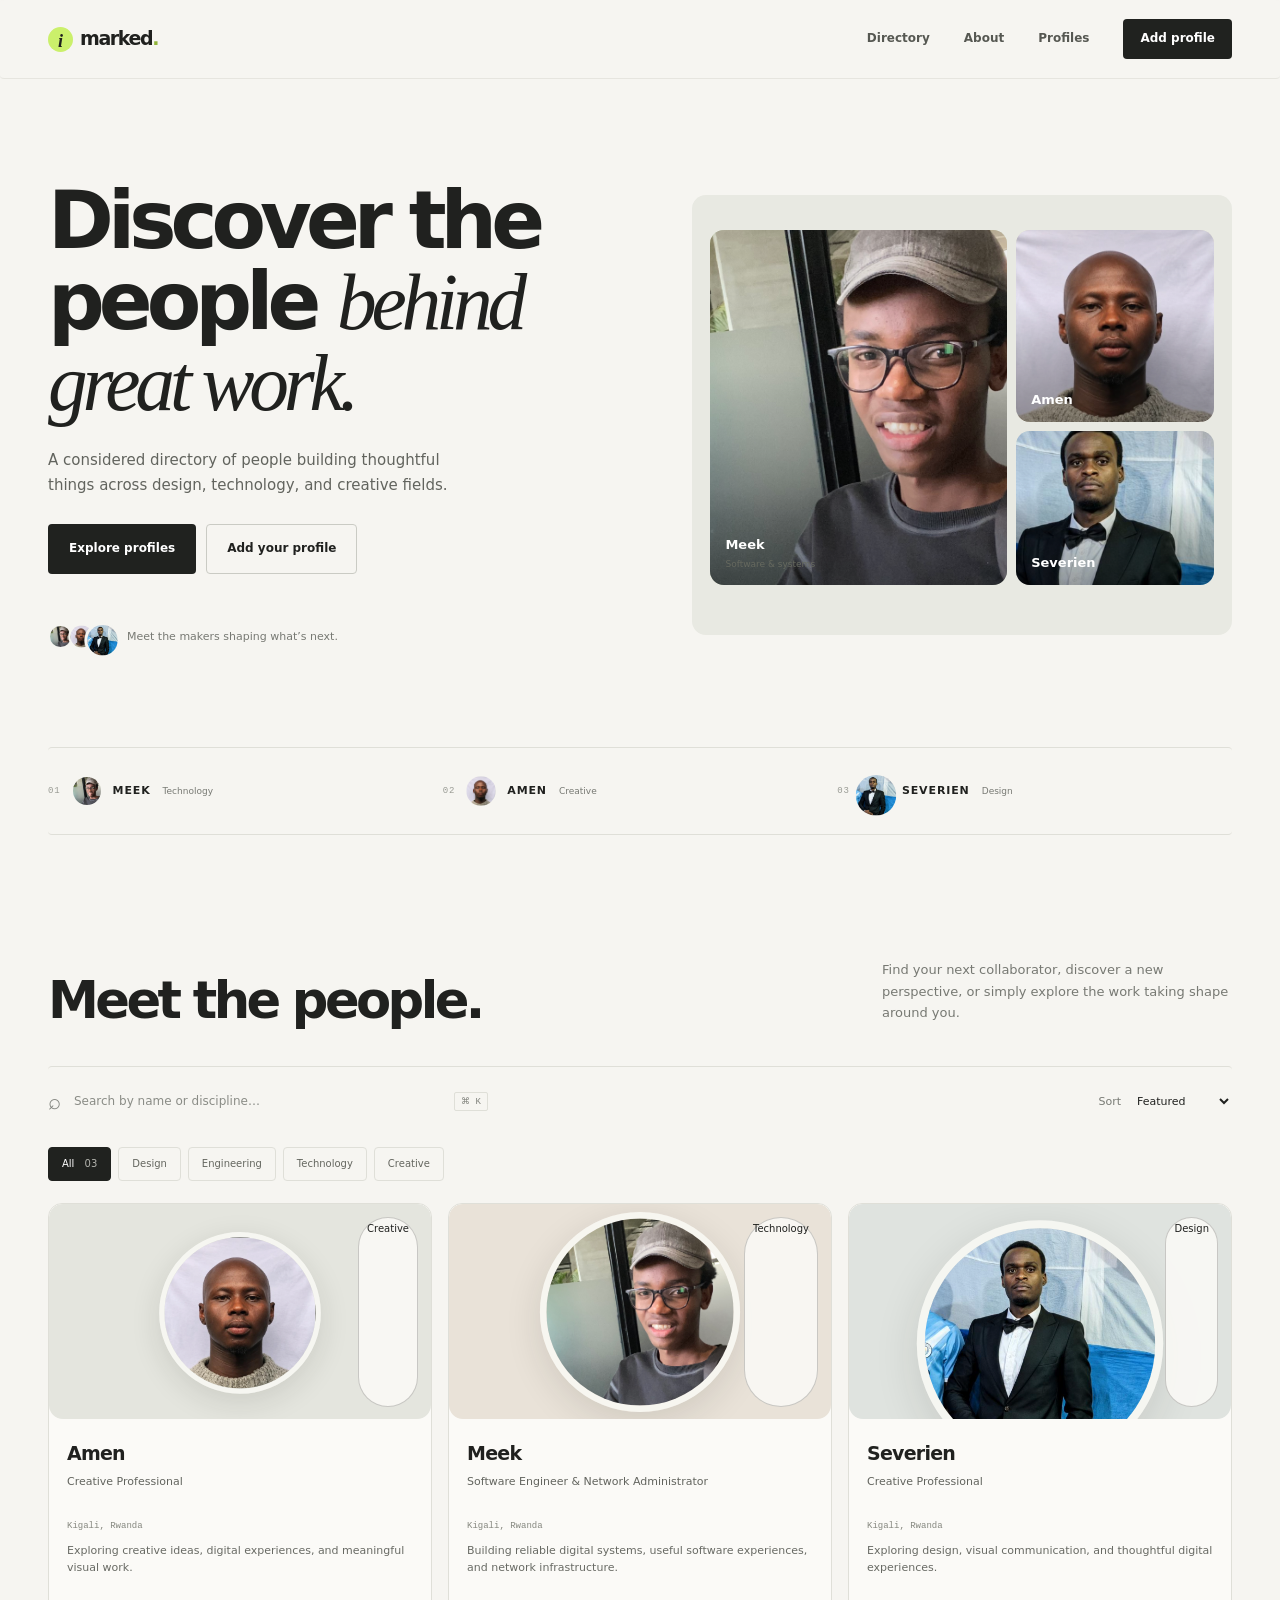
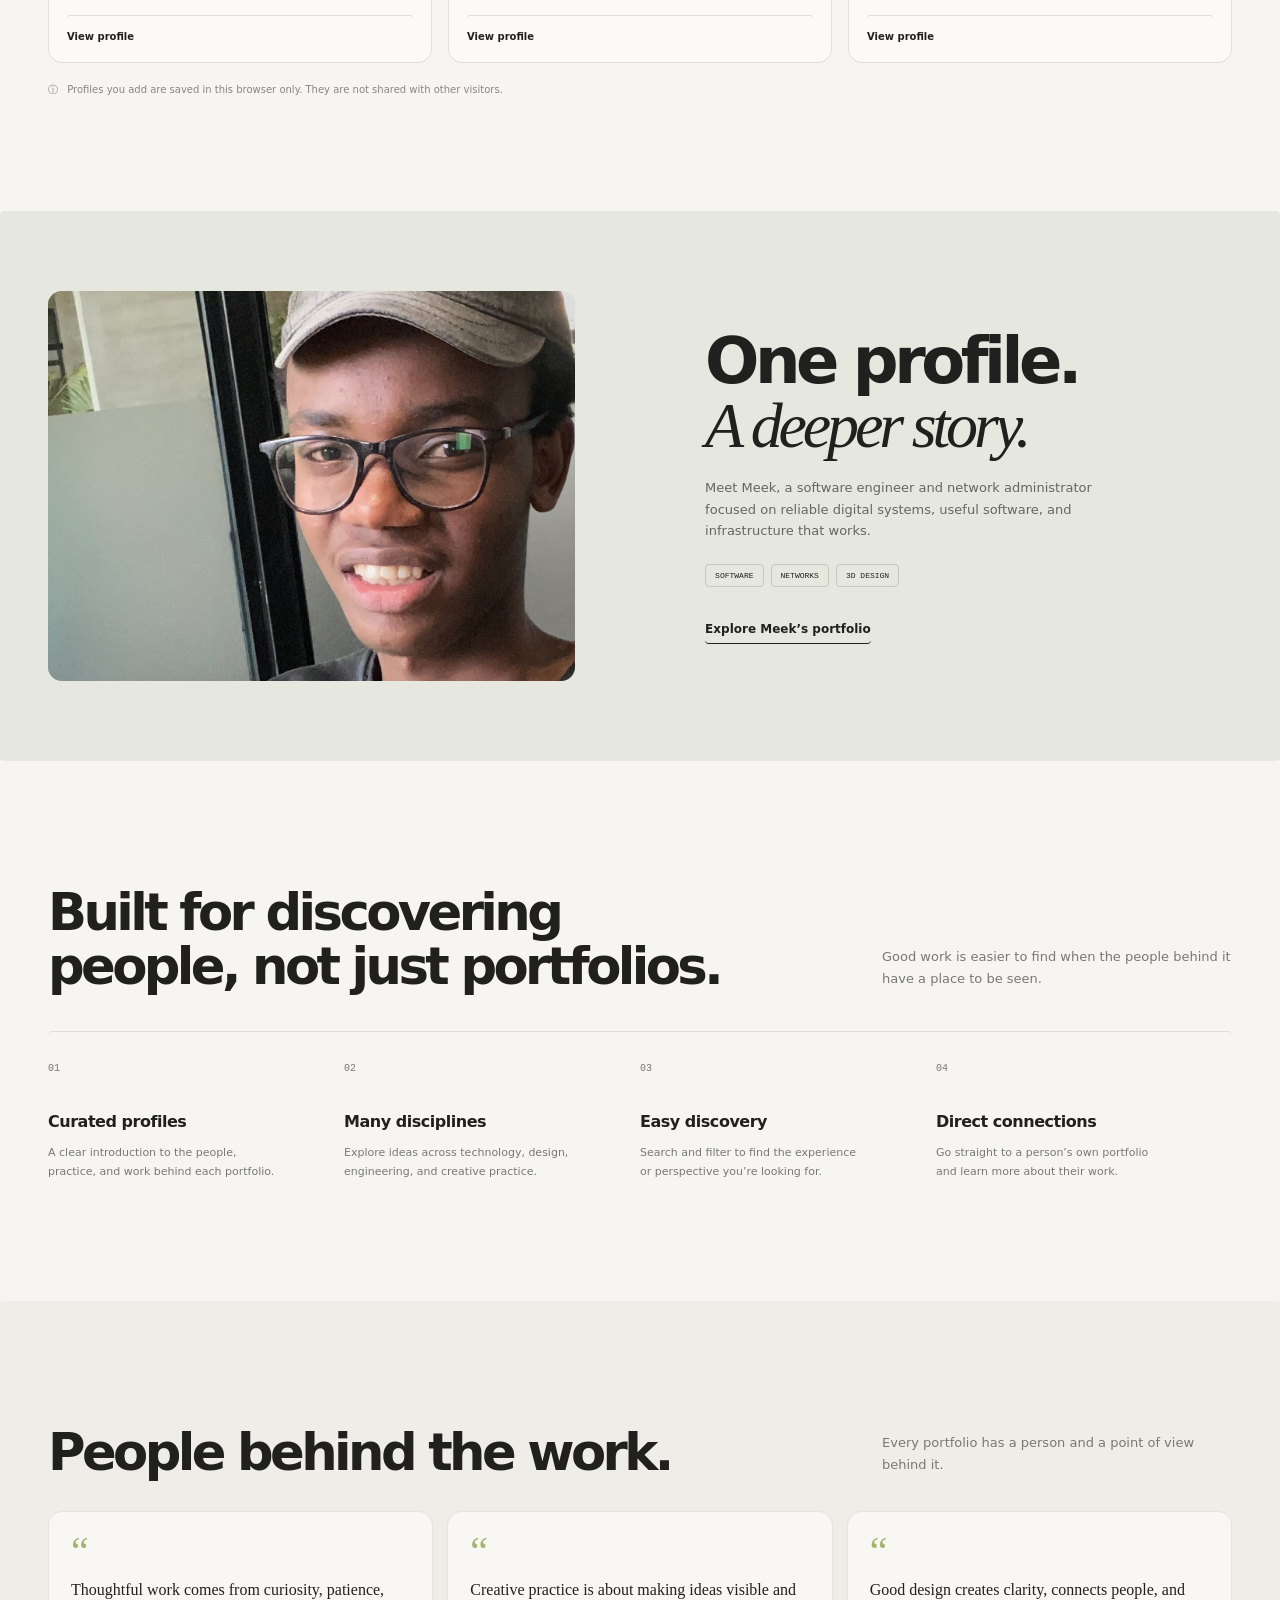
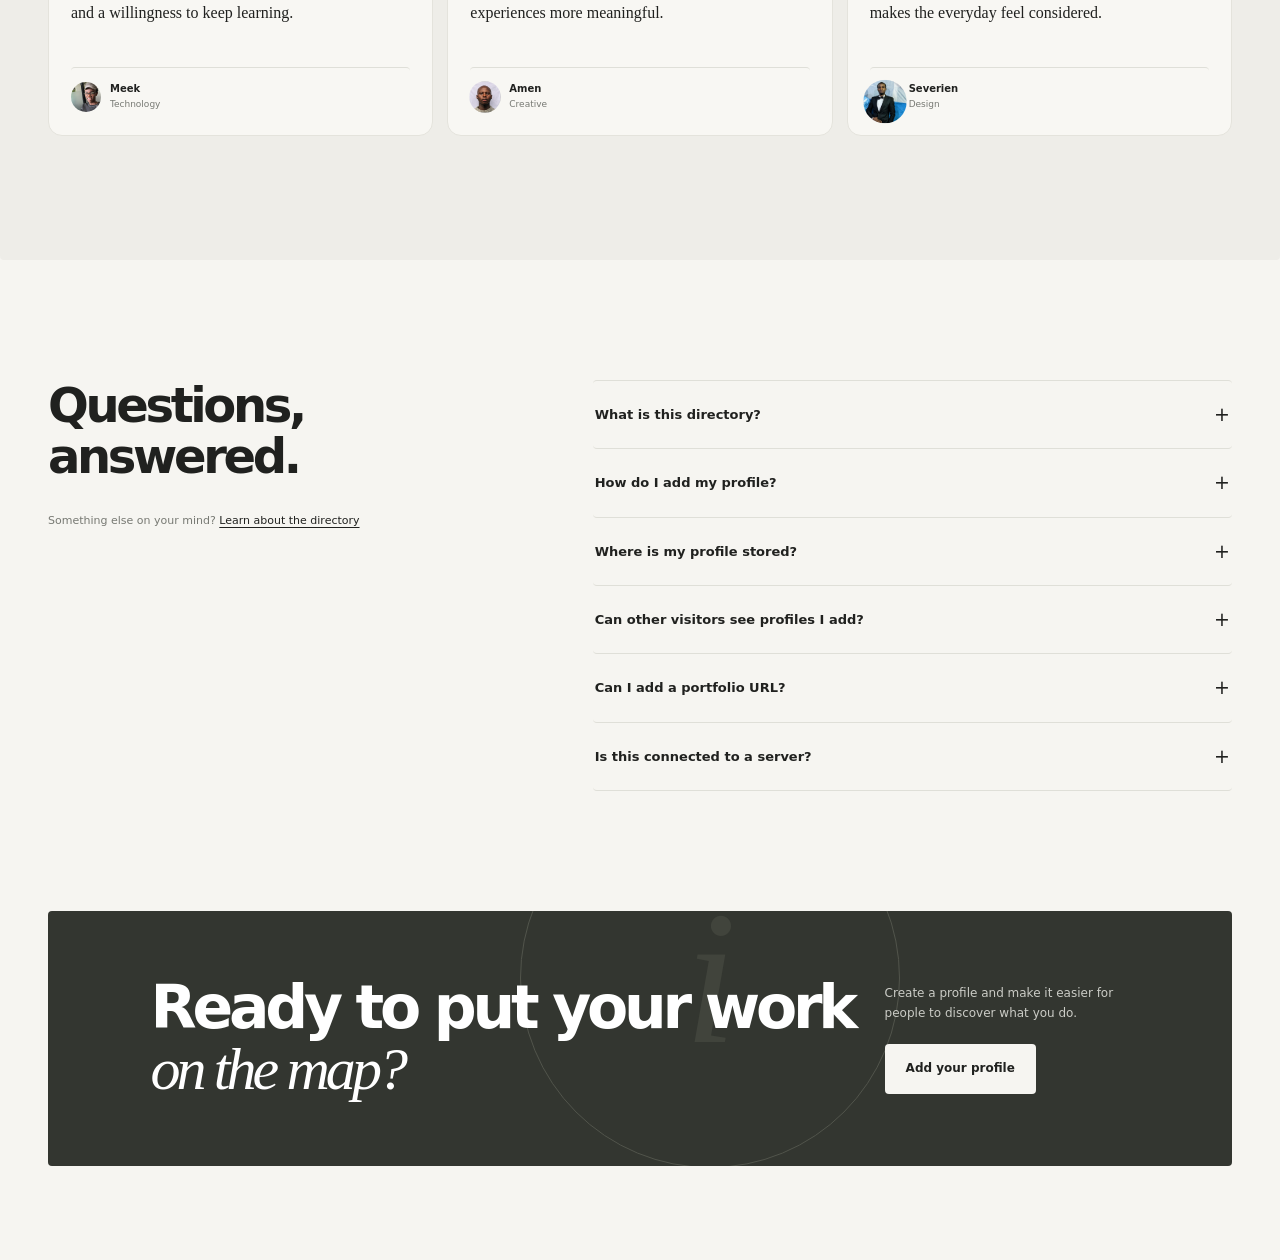
<file: portfolio-site/index.html>
<!doctype html>
<html lang="en">
<head>
  <meta charset="UTF-8"><meta name="viewport" content="width=device-width, initial-scale=1.0">
  <meta name="description" content="Discover thoughtful creative and technology portfolios from Kigali.">
  <title>iMarked — People behind the work</title>
  <link rel="stylesheet" href="shared/theme.css"><link rel="stylesheet" href="shared/nav.css"><link rel="stylesheet" href="index.css">
  <script src="index.js" defer></script>
</head>
<body id="top">
  <header class="site-header"><nav class="nav container" aria-label="Main navigation"><a class="brand" href="index.html"><span class="brand-mark">i</span>marked<span class="brand-dot">.</span></a>
    <button class="menu-toggle" aria-label="Open navigation" aria-expanded="false" aria-controls="nav-links"><span></span><span></span></button>
    <div class="nav-links" id="nav-links"><a href="#directory">Directory</a><a href="about/index.html">About</a><a href="#profiles">Profiles</a><button class="button button-dark nav-cta" data-open-modal>Add profile </button></div>
  </nav></header>
  <main>
    <section class="hero container"><div class="hero-copy"><h1>Discover the people <em>behind great work.</em></h1><p class="hero-lede">A considered directory of people building thoughtful things across design, technology, and creative fields.</p><div class="hero-actions"><a class="button button-dark" href="#directory">Explore profiles </a><button class="button button-light" data-open-modal>Add your profile </button></div><div class="hero-meta"><span class="avatar-stack"><img src="assets/icons/meek.jpeg" alt="Meek" class="avatar-photo avatar-meek"><img src="assets/icons/amen.png" alt="Amen" class="avatar-photo avatar-amen"><img src="assets/icons/severien.png" alt="Severien" class="avatar-photo avatar-severien"></span><span>Meet the makers shaping what’s next.</span></div></div>
      <div class="hero-art" aria-label="Featured profiles from Kigali"><div class="art-grid"><div class="art-panel art-panel-main"><img class="person-photo hero-photo-meek" src="assets/icons/meek.jpeg" alt="Meek"><span class="art-name">Meek<br><small>Software & systems</small></span></div><div class="art-panel art-panel-side"><img class="person-photo hero-photo-amen" src="assets/icons/amen.png" alt="Amen"><span class="art-name">Amen</span></div><div class="art-panel art-panel-bottom"><img class="person-photo hero-photo-severien" src="assets/icons/severien.png" alt="Severien"><span class="art-name">Severien</span></div></div><div class="art-caption"><span>GOOD WORK STARTS WITH GOOD PEOPLE.</span></div></div>
    </section>
    <section class="proof container" id="profiles"><a href="meek/meek.html"><b>01</b><img class="proof-photo proof-meek" src="assets/icons/meek.jpeg" alt=""> MEEK <small>Technology</small></a><a href="amen/amen.html"><b>02</b><img class="proof-photo proof-amen" src="assets/icons/amen.png" alt=""> AMEN <small>Creative</small></a><a href="severien/severien.html"><b>03</b><img class="proof-photo proof-severien" src="assets/icons/severien.png" alt=""> SEVERIEN <small>Design</small></a></section>
    <section class="directory section container" id="directory"><div class="section-heading"><div><h2>Meet the people.</h2></div><p>Find your next collaborator, discover a new perspective, or simply explore the work taking shape around you.</p></div>
      <div class="directory-tools"><label class="search-box"><span aria-hidden="true">⌕</span><input id="profile-search" type="search" placeholder="Search by name or discipline…" aria-label="Search profiles"><kbd>⌘ K</kbd></label><label class="sort-label">Sort <select id="profile-sort" aria-label="Sort profiles"><option value="featured">Featured</option><option value="az">Name A–Z</option><option value="za">Name Z–A</option><option value="newest">Newest</option></select></label></div>
      <div class="filters" role="group" aria-label="Filter profiles by discipline"><button class="filter-chip active" data-filter="All" aria-pressed="true">All <span>03</span></button><button class="filter-chip" data-filter="Design" aria-pressed="false">Design</button><button class="filter-chip" data-filter="Engineering" aria-pressed="false">Engineering</button><button class="filter-chip" data-filter="Technology" aria-pressed="false">Technology</button><button class="filter-chip" data-filter="Creative" aria-pressed="false">Creative</button></div>
      <div class="profile-grid" id="profile-grid" aria-live="polite"></div><div class="empty-state" id="empty-state" hidden><span>⌕</span><h3>No profiles found.</h3><p>Try another name or discipline.</p><button class="text-button" id="clear-search">Clear search </button></div>
      <p class="local-note"><span>ⓘ</span> Profiles you add are saved in this browser only. They are not shared with other visitors.</p>
    </section>
    <section class="feature-band"><div class="feature-inner container"><div class="feature-visual"><img class="feature-photo" src="assets/icons/meek.jpeg" alt="Meek, software engineer and network administrator"></div><div class="feature-copy"><h2>One profile.<br><em>A deeper story.</em></h2><p>Meet Meek, a software engineer and network administrator focused on reliable digital systems, useful software, and infrastructure that works.</p><div class="tag-row"><span>SOFTWARE</span><span>NETWORKS</span><span>3D DESIGN</span></div><a class="text-button" href="meek/meek.html">Explore Meek’s portfolio </a></div></div></section>
    <section class="strengths section container"><div class="section-heading"><div><h2>Built for discovering<br>people, not just portfolios.</h2></div><p>Good work is easier to find when the people behind it have a place to be seen.</p></div><div class="strength-grid"><article><b>01</b><h3>Curated profiles</h3><p>A clear introduction to the people, practice, and work behind each portfolio.</p></article><article><b>02</b><h3>Many disciplines</h3><p>Explore ideas across technology, design, engineering, and creative practice.</p></article><article><b>03</b><h3>Easy discovery</h3><p>Search and filter to find the experience or perspective you’re looking for.</p></article><article><b>04</b><h3>Direct connections</h3><p>Go straight to a person’s own portfolio and learn more about their work.</p></article></div></section>
    <section class="reviews section"><div class="container"><div class="section-heading"><div><h2>People behind the work.</h2></div><p>Every portfolio has a person and a point of view behind it.</p></div><div class="review-grid"><article class="review-card"><div class="review-mark">“</div><p>Thoughtful work comes from curiosity, patience, and a willingness to keep learning.</p><div class="review-person"><img src="assets/icons/meek.jpeg" alt="" class="review-photo review-meek"><span><strong>Meek</strong><small>Technology</small></span></div></article><article class="review-card"><div class="review-mark">“</div><p>Creative practice is about making ideas visible and experiences more meaningful.</p><div class="review-person"><img src="assets/icons/amen.png" alt="" class="review-photo review-amen"><span><strong>Amen</strong><small>Creative</small></span></div></article><article class="review-card"><div class="review-mark">“</div><p>Good design creates clarity, connects people, and makes the everyday feel considered.</p><div class="review-person"><img src="assets/icons/severien.png" alt="" class="review-photo review-severien"><span><strong>Severien</strong><small>Design</small></span></div></article></div></div></section>
    <section class="faq-section section container"><div class="faq-intro"><h2>Questions,<br>answered.</h2><p>Something else on your mind? <a href="about/index.html">Learn about the directory </a></p></div><div class="faq-list"><details><summary>What is this directory?<span>+</span></summary><p>iMarked is a small portfolio directory for discovering people and their work across creative and technical disciplines.</p></details><details><summary>How do I add my profile?<span>+</span></summary><p>Use the Add profile button and fill in the short form. Your profile appears in this browser after saving.</p></details><details><summary>Where is my profile stored?<span>+</span></summary><p>Profiles you add are stored in localStorage on your current browser and device. Clearing browser data removes them.</p></details><details><summary>Can other visitors see profiles I add?<span>+</span></summary><p>No. This is a frontend prototype with no server. Locally added profiles are visible only in this browser.</p></details><details><summary>Can I add a portfolio URL?<span>+</span></summary><p>Yes. Provide a valid http or https address to your portfolio. External links open in a new tab.</p></details><details><summary>Is this connected to a server?<span>+</span></summary><p>No. The site runs as static HTML, CSS, and JavaScript, with no backend or external service.</p></details></div></section>
    <section class="final-cta container"><div><h2>Ready to put your work<br><em>on the map?</em></h2></div><div><p>Create a profile and make it easier for people to discover what you do.</p><button class="button button-cream" data-open-modal>Add your profile </button></div><span class="cta-orbit">i</span></section>
  </main>
  <footer class="site-footer"></footer>
  <div class="modal-backdrop" id="profile-modal" hidden><section class="profile-modal" role="dialog" aria-modal="true" aria-labelledby="modal-title"><button class="modal-close" type="button" aria-label="Close form">×</button><h2 id="modal-title">Add your profile.</h2><p class="modal-description">A few details help people discover your work. Saved locally in this browser.</p><form id="profile-form" novalidate><div class="form-row"><label>Full name<input name="name" required autocomplete="name"><small></small></label><label>Professional title<input name="title" required><small></small></label></div><div class="form-row"><label>Discipline<select name="discipline" required><option value="">Choose one</option><option>Design</option><option>Engineering</option><option>Technology</option><option>Creative</option><option>Other</option></select><small></small></label><label>Location<input name="location" required placeholder="City, Country"><small></small></label></div><label>Short introduction<textarea name="bio" required rows="3" maxlength="220"></textarea><small></small></label><label>Portfolio URL<input name="portfolioUrl" type="url" required placeholder="https://yourportfolio.com"><small></small></label><button class="button button-dark submit-button" type="submit">Save profile </button><p class="form-local">This prototype stores your profile on this device only.</p></form></section></div><div class="toast" id="toast" role="status" aria-live="polite"></div>
</body></html>
</file>
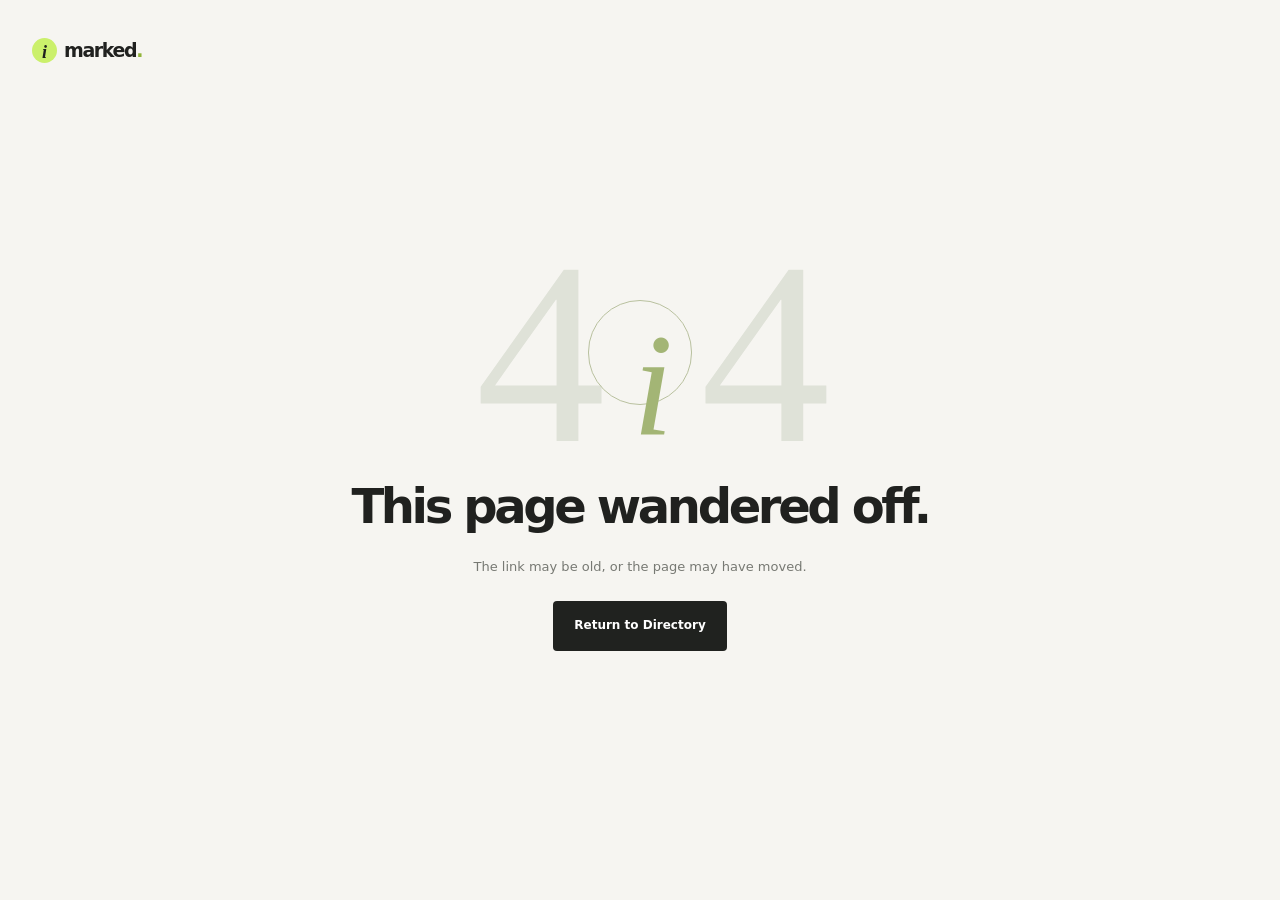
<file: portfolio-site/404/index.html>
<!doctype html><html lang="en"><head><meta charset="UTF-8"><meta name="viewport" content="width=device-width,initial-scale=1"><meta name="description" content="This page wandered off. Return to the iMarked portfolio directory."><title>Page not found — iMarked</title><link rel="stylesheet" href="../shared/theme.css"><link rel="stylesheet" href="style.css"></head><body><main class="not-found"><a class="brand" href="../index.html"><span class="brand-mark">i</span>marked<span class="brand-dot">.</span></a><div class="nf-art"><span>4</span><i>i</i><span>4</span></div><h1>This page wandered off.</h1><p>The link may be old, or the page may have moved.</p><a class="button button-dark" href="../index.html">Return to Directory </a></main></body></html>
</file>
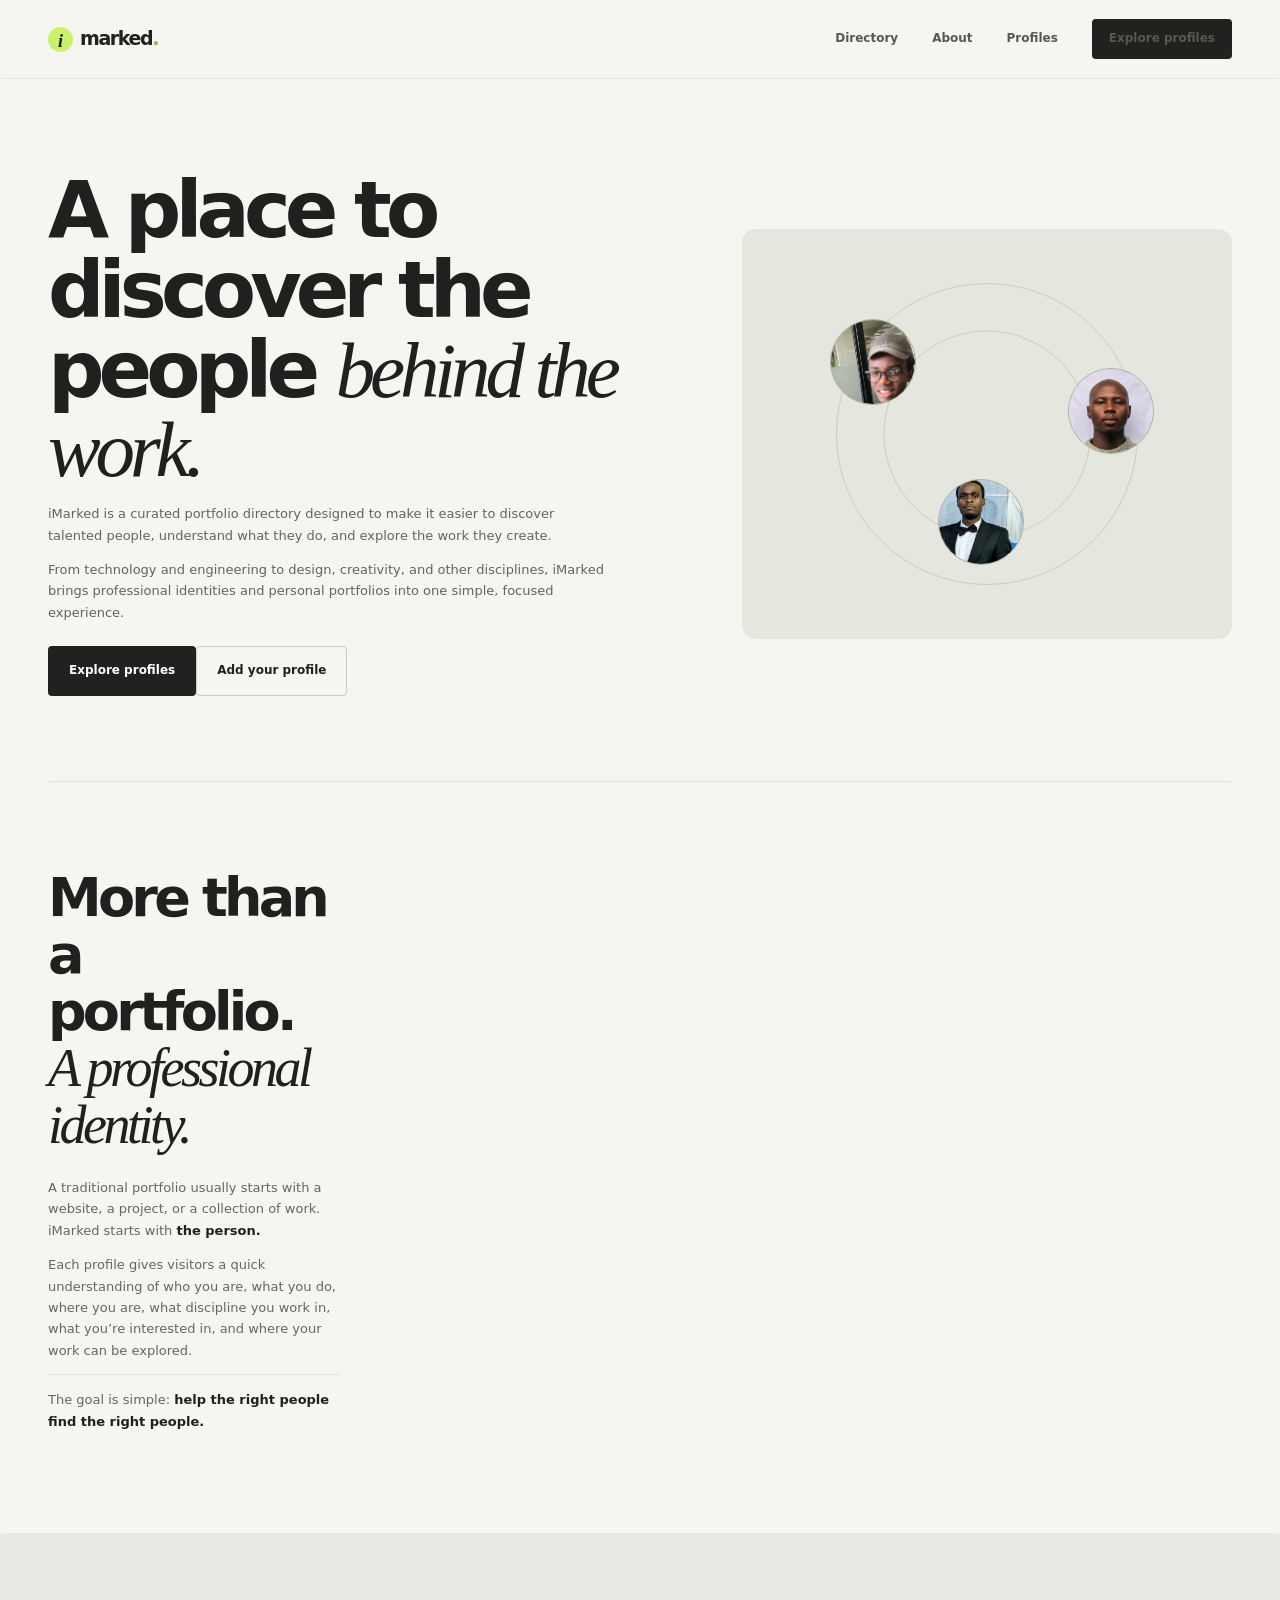
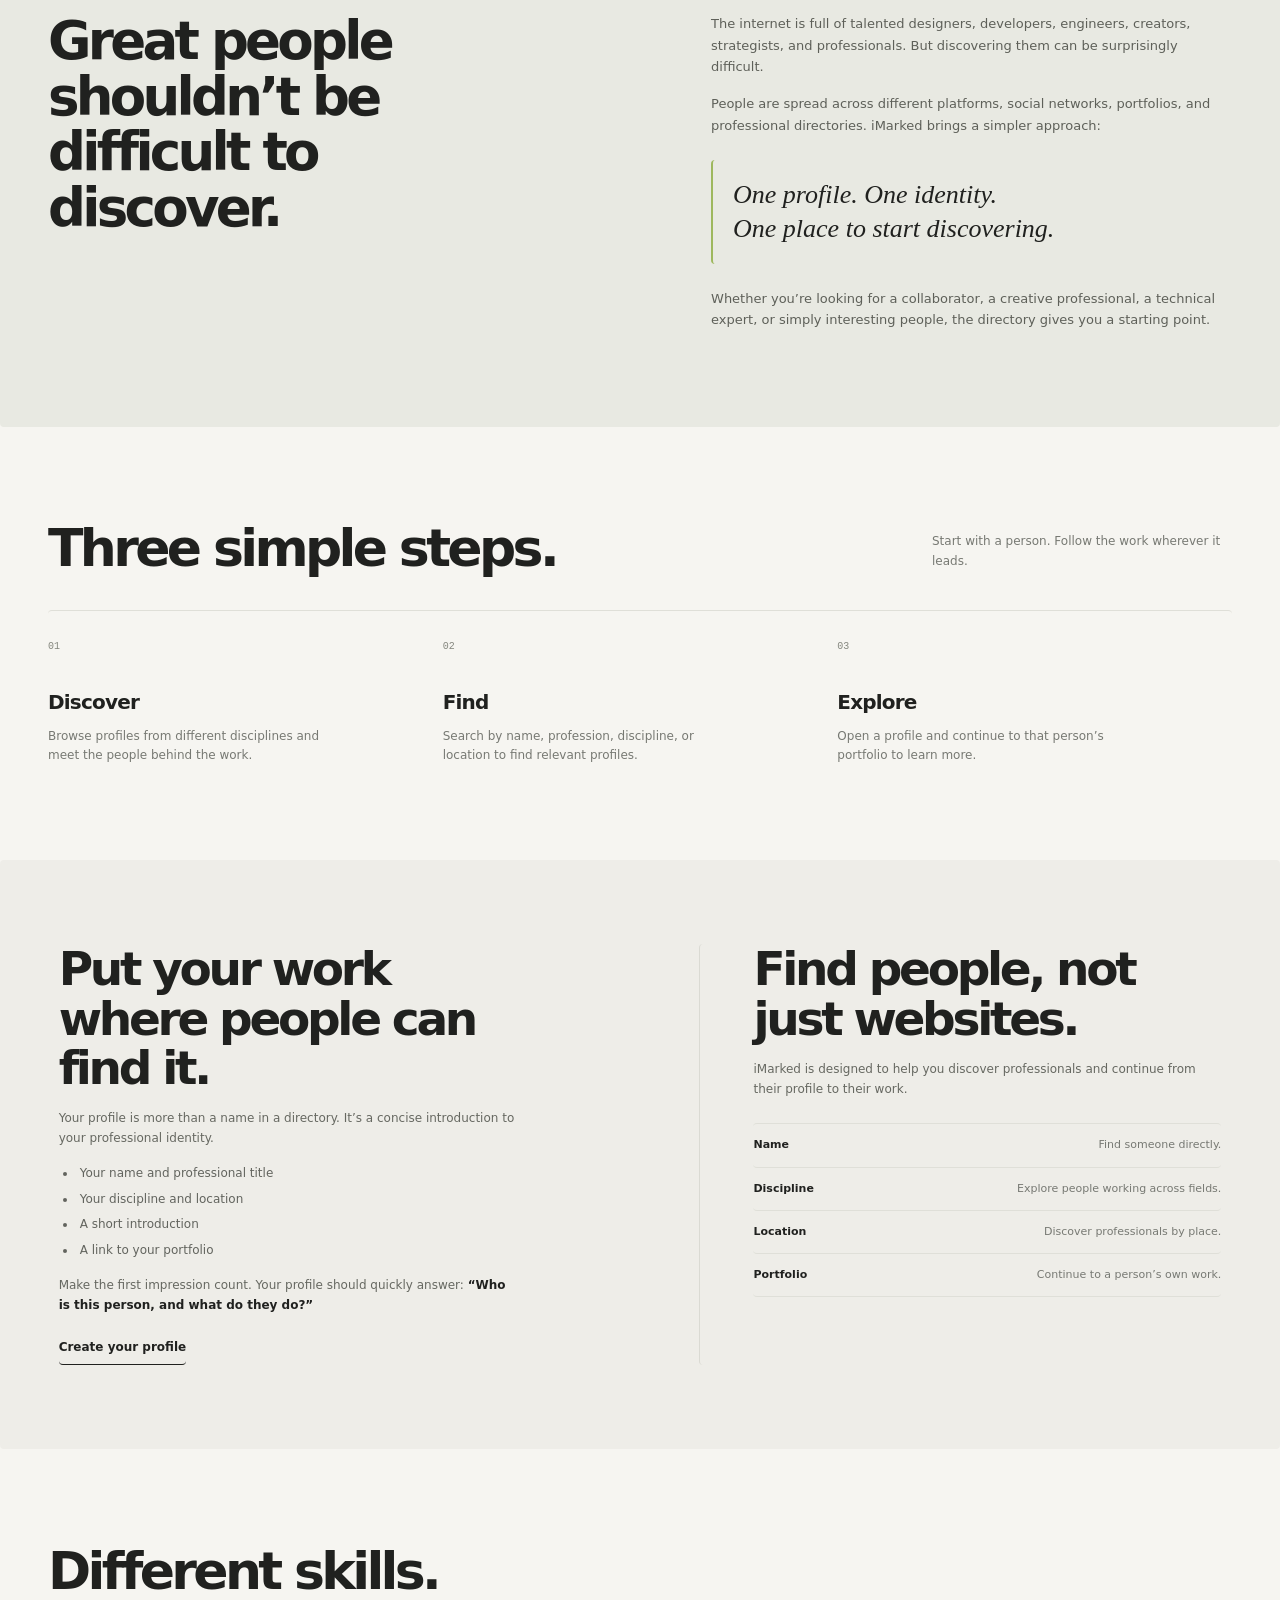
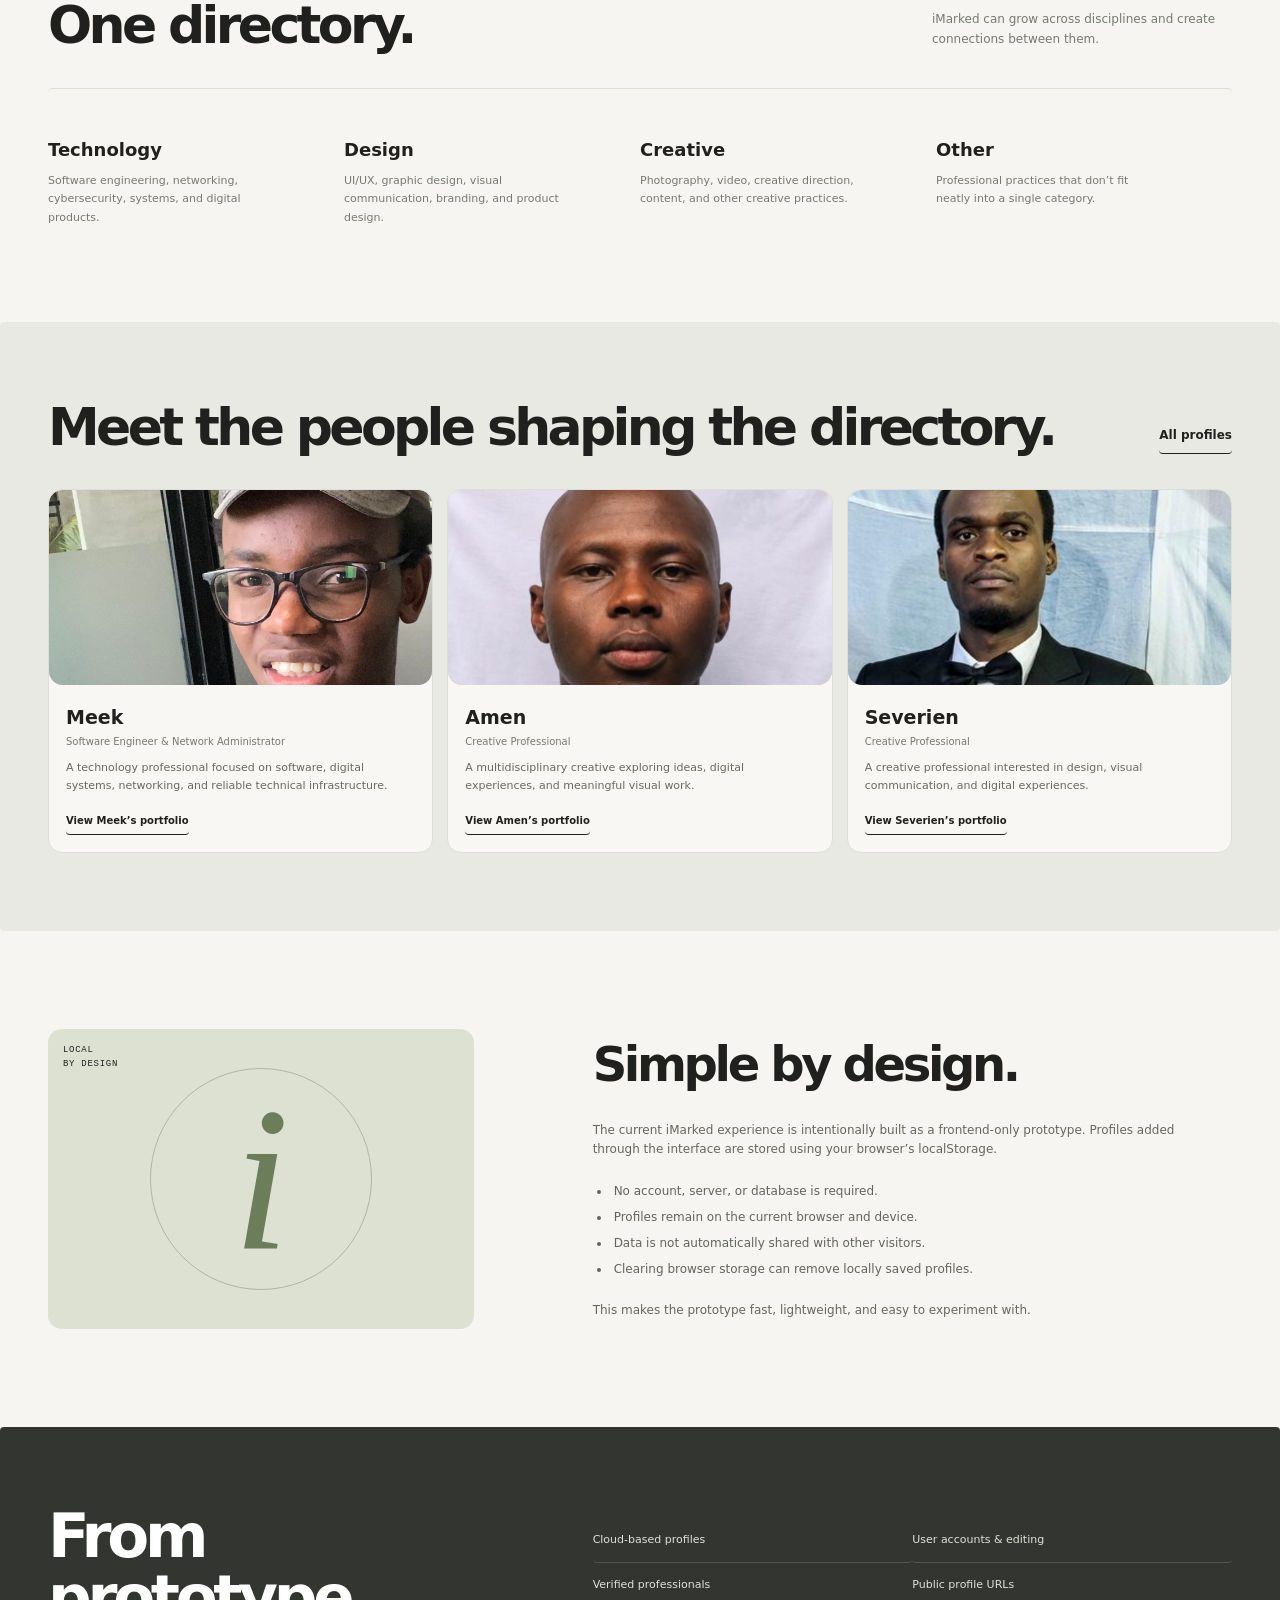
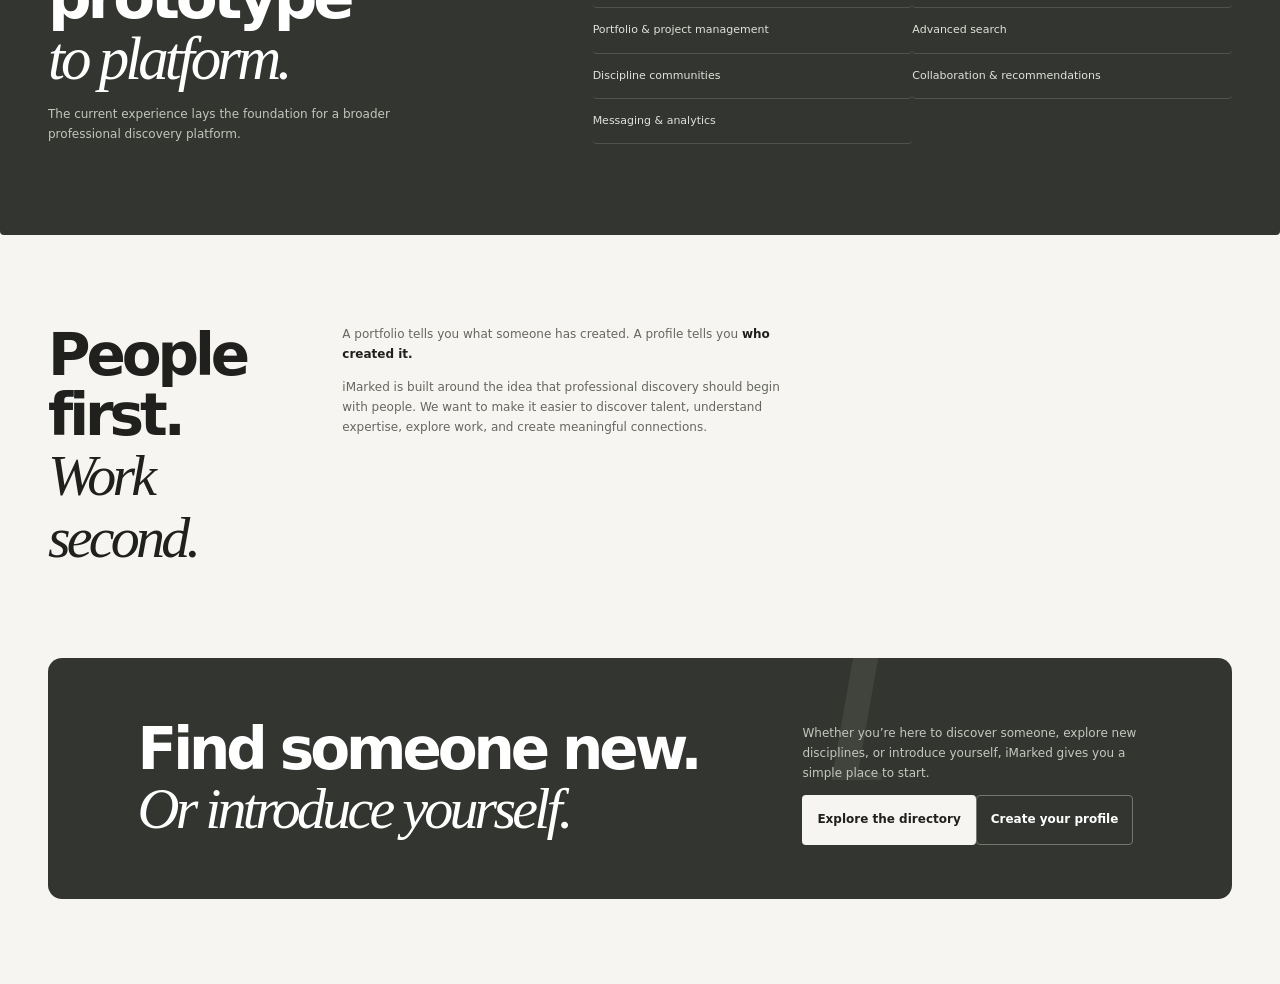
<file: portfolio-site/about/index.html>
<!doctype html>
<html lang="en">
<head>
  <meta charset="UTF-8"><meta name="viewport" content="width=device-width, initial-scale=1.0">
  <meta name="description" content="Learn about iMarked, a directory for discovering the people behind thoughtful work.">
  <title>About iMarked — People behind the work</title>
  <link rel="stylesheet" href="../shared/theme.css"><link rel="stylesheet" href="../shared/nav.css"><link rel="stylesheet" href="style.css">
  <script src="script.js" defer></script>
</head>
<body id="top">
  <header class="site-header"><nav class="nav container" aria-label="Main navigation"><a class="brand" href="../index.html"><span class="brand-mark">i</span>marked<span class="brand-dot">.</span></a><button class="menu-toggle" aria-label="Open navigation" aria-expanded="false" aria-controls="nav-links"><span></span><span></span></button><div class="nav-links" id="nav-links"><a href="../index.html#directory">Directory</a><a href="index.html" aria-current="page">About</a><a href="../index.html#profiles">Profiles</a><a class="button button-dark nav-cta" href="../index.html#directory">Explore profiles </a></div></nav></header>
  <main>
    <section class="about-hero container"><div class="about-hero-copy"><h1>A place to discover the people <em>behind the work.</em></h1><p>iMarked is a curated portfolio directory designed to make it easier to discover talented people, understand what they do, and explore the work they create.</p><p>From technology and engineering to design, creativity, and other disciplines, iMarked brings professional identities and personal portfolios into one simple, focused experience.</p><div class="hero-actions"><a class="button button-dark" href="../index.html#directory">Explore profiles </a><a class="button button-light" href="../index.html#add-profile">Add your profile </a></div></div><div class="about-hero-art" aria-label="A directory connecting people and disciplines"><div class="about-orbit orbit-one"><img src="../assets/icons/meek.jpeg" alt="Meek"></div><div class="about-orbit orbit-two"><img src="../assets/icons/amen.png" alt="Amen"></div><div class="about-orbit orbit-three"><img src="../assets/icons/severien.png" alt="Severien"></div></div></section>
    <section class="about-intro container"><div><h2>More than a portfolio.<br><em>A professional identity.</em></h2><p>A traditional portfolio usually starts with a website, a project, or a collection of work. iMarked starts with <strong>the person.</strong></p><p>Each profile gives visitors a quick understanding of who you are, what you do, where you are, what discipline you work in, what you’re interested in, and where your work can be explored.</p><p class="idea-quote">The goal is simple: <strong>help the right people find the right people.</strong></p></div></section>
    <section class="why-section"><div class="container why-inner"><div><h2>Great people shouldn’t be difficult to discover.</h2></div><div><p>The internet is full of talented designers, developers, engineers, creators, strategists, and professionals. But discovering them can be surprisingly difficult.</p><p>People are spread across different platforms, social networks, portfolios, and professional directories. iMarked brings a simpler approach:</p><blockquote>One profile. One identity.<br>One place to start discovering.</blockquote><p>Whether you’re looking for a collaborator, a creative professional, a technical expert, or simply interesting people, the directory gives you a starting point.</p></div></div></section>
    <section class="how-section container"><div class="about-section-heading"><div><h2>Three simple steps.</h2></div><p>Start with a person. Follow the work wherever it leads.</p></div><div class="how-grid"><article><span>01</span><h3>Discover</h3><p>Browse profiles from different disciplines and meet the people behind the work.</p></article><article><span>02</span><h3>Find</h3><p>Search by name, profession, discipline, or location to find relevant profiles.</p></article><article><span>03</span><h3>Explore</h3><p>Open a profile and continue to that person’s portfolio to learn more.</p></article></div></section>
    <section class="audience-section"><div class="container audience-grid"><article><h2>Put your work where people can find it.</h2><p>Your profile is more than a name in a directory. It’s a concise introduction to your professional identity.</p><ul><li>Your name and professional title</li><li>Your discipline and location</li><li>A short introduction</li><li>A link to your portfolio</li></ul><p>Make the first impression count. Your profile should quickly answer: <strong>“Who is this person, and what do they do?”</strong></p><a class="text-button" href="../index.html#add-profile">Create your profile </a></article><article><h2>Find people, not just websites.</h2><p>iMarked is designed to help you discover professionals and continue from their profile to their work.</p><div class="discovery-list"><div><b>Name</b><span>Find someone directly.</span></div><div><b>Discipline</b><span>Explore people working across fields.</span></div><div><b>Location</b><span>Discover professionals by place.</span></div><div><b>Portfolio</b><span>Continue to a person’s own work.</span></div></div></article></div></section>
    <section class="discipline-section container"><div class="about-section-heading"><div><h2>Different skills.<br>One directory.</h2></div><p>iMarked can grow across disciplines and create connections between them.</p></div><div class="discipline-grid"><article><span>01 / SYSTEMS</span><h3>Technology</h3><p>Software engineering, networking, cybersecurity, systems, and digital products.</p></article><article><span>02 / FORM</span><h3>Design</h3><p>UI/UX, graphic design, visual communication, branding, and product design.</p></article><article><span>03 / EXPRESSION</span><h3>Creative</h3><p>Photography, video, creative direction, content, and other creative practices.</p></article><article><span>04 / OPEN</span><h3>Other</h3><p>Professional practices that don’t fit neatly into a single category.</p></article></div></section>
    <section class="featured-about"><div class="container"><div class="about-section-heading"><div><h2>Meet the people shaping the directory.</h2></div><a class="text-button" href="../index.html#directory">All profiles </a></div><div class="about-profile-grid"><article><a class="about-profile-art meek-art" href="../meek/meek.html"><img src="../assets/icons/meek.jpeg" alt="Meek portrait"></a><div class="about-profile-copy"><h3>Meek</h3><p class="about-profile-title">Software Engineer & Network Administrator</p><p>A technology professional focused on software, digital systems, networking, and reliable technical infrastructure.</p><a href="../meek/meek.html">View Meek’s portfolio </a></div></article><article><a class="about-profile-art amen-art" href="../amen/amen.html"><img src="../assets/icons/amen.png" alt="Amen portrait"></a><div class="about-profile-copy"><h3>Amen</h3><p class="about-profile-title">Creative Professional</p><p>A multidisciplinary creative exploring ideas, digital experiences, and meaningful visual work.</p><a href="../amen/amen.html">View Amen’s portfolio </a></div></article><article><a class="about-profile-art severien-art" href="../severien/severien.html"><img src="../assets/icons/severien.png" alt="Severien portrait"></a><div class="about-profile-copy"><h3>Severien</h3><p class="about-profile-title">Creative Professional</p><p>A creative professional interested in design, visual communication, and digital experiences.</p><a href="../severien/severien.html">View Severien’s portfolio </a></div></article></div></div></section>
    <section class="local-section container"><div class="local-graphic"><span>LOCAL<br>BY DESIGN</span><b>i</b></div><div><h2>Simple by design.</h2><p>The current iMarked experience is intentionally built as a frontend-only prototype. Profiles added through the interface are stored using your browser’s localStorage.</p><ul><li>No account, server, or database is required.</li><li>Profiles remain on the current browser and device.</li><li>Data is not automatically shared with other visitors.</li><li>Clearing browser storage can remove locally saved profiles.</li></ul><p>This makes the prototype fast, lightweight, and easy to experiment with.</p></div></section>
    <section class="future-section"><div class="container future-inner"><div><h2>From prototype<br><em>to platform.</em></h2><p>The current experience lays the foundation for a broader professional discovery platform.</p></div><div class="future-list"><span>Cloud-based profiles</span><span>User accounts & editing</span><span>Verified professionals</span><span>Public profile URLs</span><span>Portfolio & project management</span><span>Advanced search</span><span>Discipline communities</span><span>Collaboration & recommendations</span><span>Messaging & analytics</span></div></div></section>
    <section class="philosophy-section container"><p class="philosophy-line">People first.<br><em>Work second.</em></p><div><p>A portfolio tells you what someone has created. A profile tells you <strong>who created it.</strong></p><p>iMarked is built around the idea that professional discovery should begin with people. We want to make it easier to discover talent, understand expertise, explore work, and create meaningful connections.</p></div></section>
    <section class="about-final container"><div><h2>Find someone new.<br><em>Or introduce yourself.</em></h2></div><div><p>Whether you’re here to discover someone, explore new disciplines, or introduce yourself, iMarked gives you a simple place to start.</p><div class="hero-actions"><a class="button button-cream" href="../index.html#directory">Explore the directory </a><a class="button about-final-outline" href="../index.html#add-profile">Create your profile </a></div></div></section>
  </main>
  <footer class="site-footer"></footer>
</body></html>
</file>
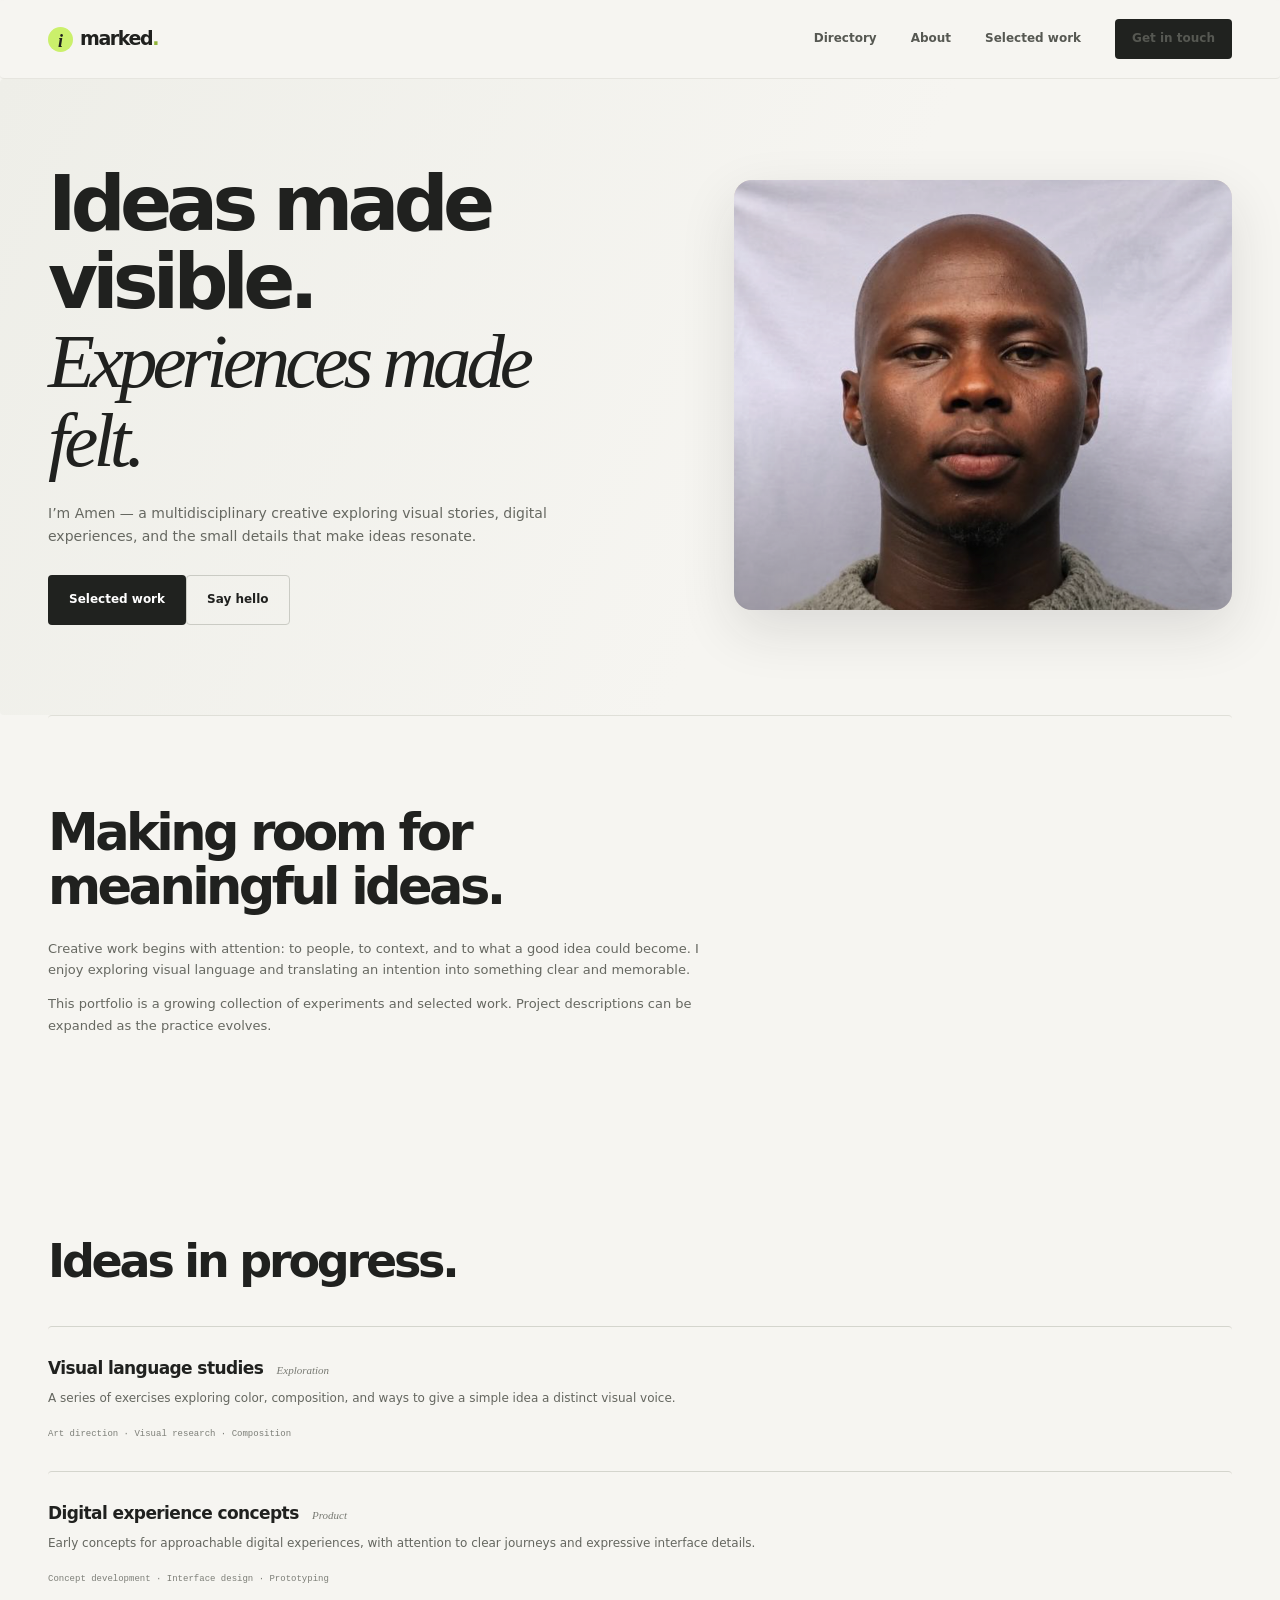
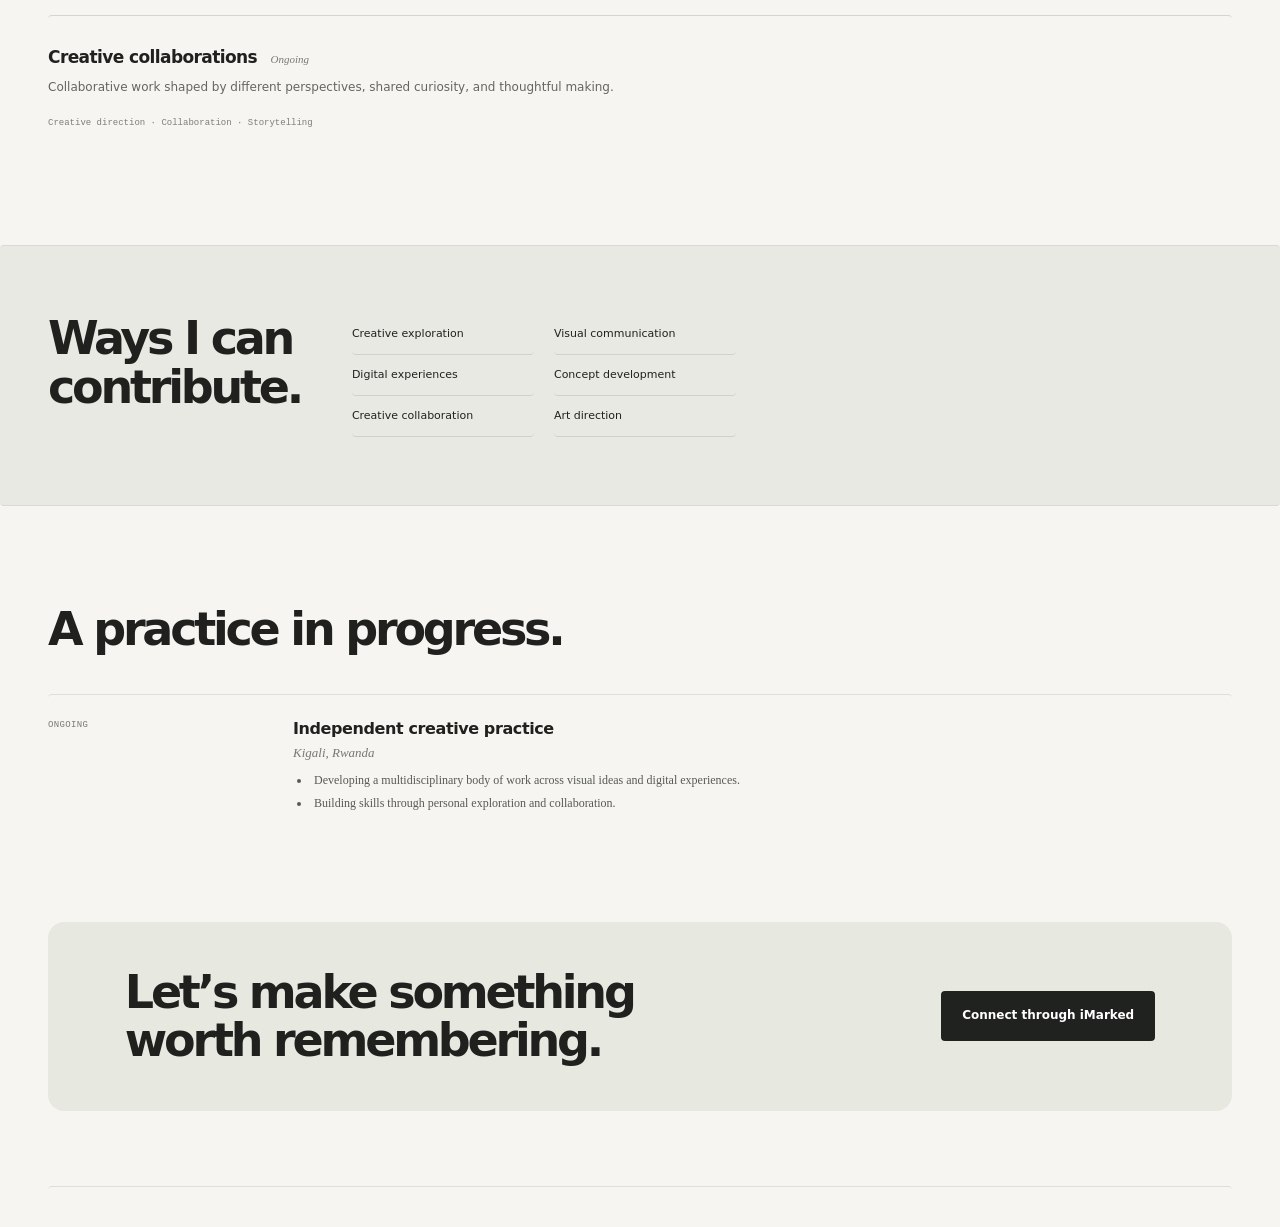
<file: portfolio-site/amen/amen.html>
<!doctype html><html lang="en"><head><meta charset="UTF-8"><meta name="viewport" content="width=device-width,initial-scale=1"><meta name="description" content="Amen — creative professional exploring ideas, visual work, and digital experiences."><title>Amen — Creative Practice</title><link rel="stylesheet" href="../shared/theme.css"><link rel="stylesheet" href="../shared/nav.css"><link rel="stylesheet" href="style.css"></head><body><header class="site-header"><nav class="nav container" aria-label="Main navigation"><a class="brand" href="../index.html"><span class="brand-mark">i</span>marked<span class="brand-dot">.</span></a><button class="menu-toggle" aria-label="Open navigation" aria-expanded="false" aria-controls="nav-links"><span></span><span></span></button><div class="nav-links" id="nav-links"><a href="../index.html#directory">Directory</a><a href="../about/index.html">About</a><a href="#work">Selected work</a><a class="button button-dark nav-cta" href="#contact">Get in touch </a></div></nav></header><main class="portfolio-page amen-page"><section class="portfolio-hero container"><div><h1>Ideas made visible.<br><em>Experiences made felt.</em></h1><p class="portfolio-lede">I’m Amen — a multidisciplinary creative exploring visual stories, digital experiences, and the small details that make ideas resonate.</p><div class="hero-actions"><a class="button button-dark" href="#work">Selected work </a><a class="button button-light" href="#contact">Say hello </a></div></div><div class="portfolio-art"><img class="portfolio-photo" src="../assets/icons/amen.png" alt="Amen portrait"></div></section><section class="about-block container" id="about"><div><h2>Making room for<br>meaningful ideas.</h2><p>Creative work begins with attention: to people, to context, and to what a good idea could become. I enjoy exploring visual language and translating an intention into something clear and memorable.</p><p>This portfolio is a growing collection of experiments and selected work. Project descriptions can be expanded as the practice evolves.</p></div></section><section class="work-section container" id="work"><div class="portfolio-section-head"><div><h2>Ideas in progress.</h2></div></div><article class="project-row"><div><h3>Visual language studies <i>Exploration</i></h3><p>A series of exercises exploring color, composition, and ways to give a simple idea a distinct visual voice.</p><span class="tech">Art direction · Visual research · Composition</span></div></article><article class="project-row"><div><h3>Digital experience concepts <i>Product</i></h3><p>Early concepts for approachable digital experiences, with attention to clear journeys and expressive interface details.</p><span class="tech">Concept development · Interface design · Prototyping</span></div></article><article class="project-row"><div><h3>Creative collaborations <i>Ongoing</i></h3><p>Collaborative work shaped by different perspectives, shared curiosity, and thoughtful making.</p><span class="tech">Creative direction · Collaboration · Storytelling</span></div></article></section><section class="skills-block"><div class="container skills-inner"><h2>Ways I can<br>contribute.</h2><div class="skills-list"><span>Creative exploration</span><span>Visual communication</span><span>Digital experiences</span><span>Concept development</span><span>Creative collaboration</span><span>Art direction</span></div></div></section><section class="experience-section container" id="experience"><div class="portfolio-section-head"><div><h2>A practice in progress.</h2></div></div><article class="experience-row"><div class="experience-date">ONGOING</div><div><h3>Independent creative practice</h3><p class="experience-place">Kigali, Rwanda</p><ul><li>Developing a multidisciplinary body of work across visual ideas and digital experiences.</li><li>Building skills through personal exploration and collaboration.</li></ul></div></article></section><section class="contact-band container" id="contact"><div><h2>Let’s make something<br>worth remembering.</h2></div><a class="button button-dark" href="../index.html#directory">Connect through iMarked </a></section></main><footer class="profile-footer container"></footer><script src="script.js" defer></script></body></html>
</file>
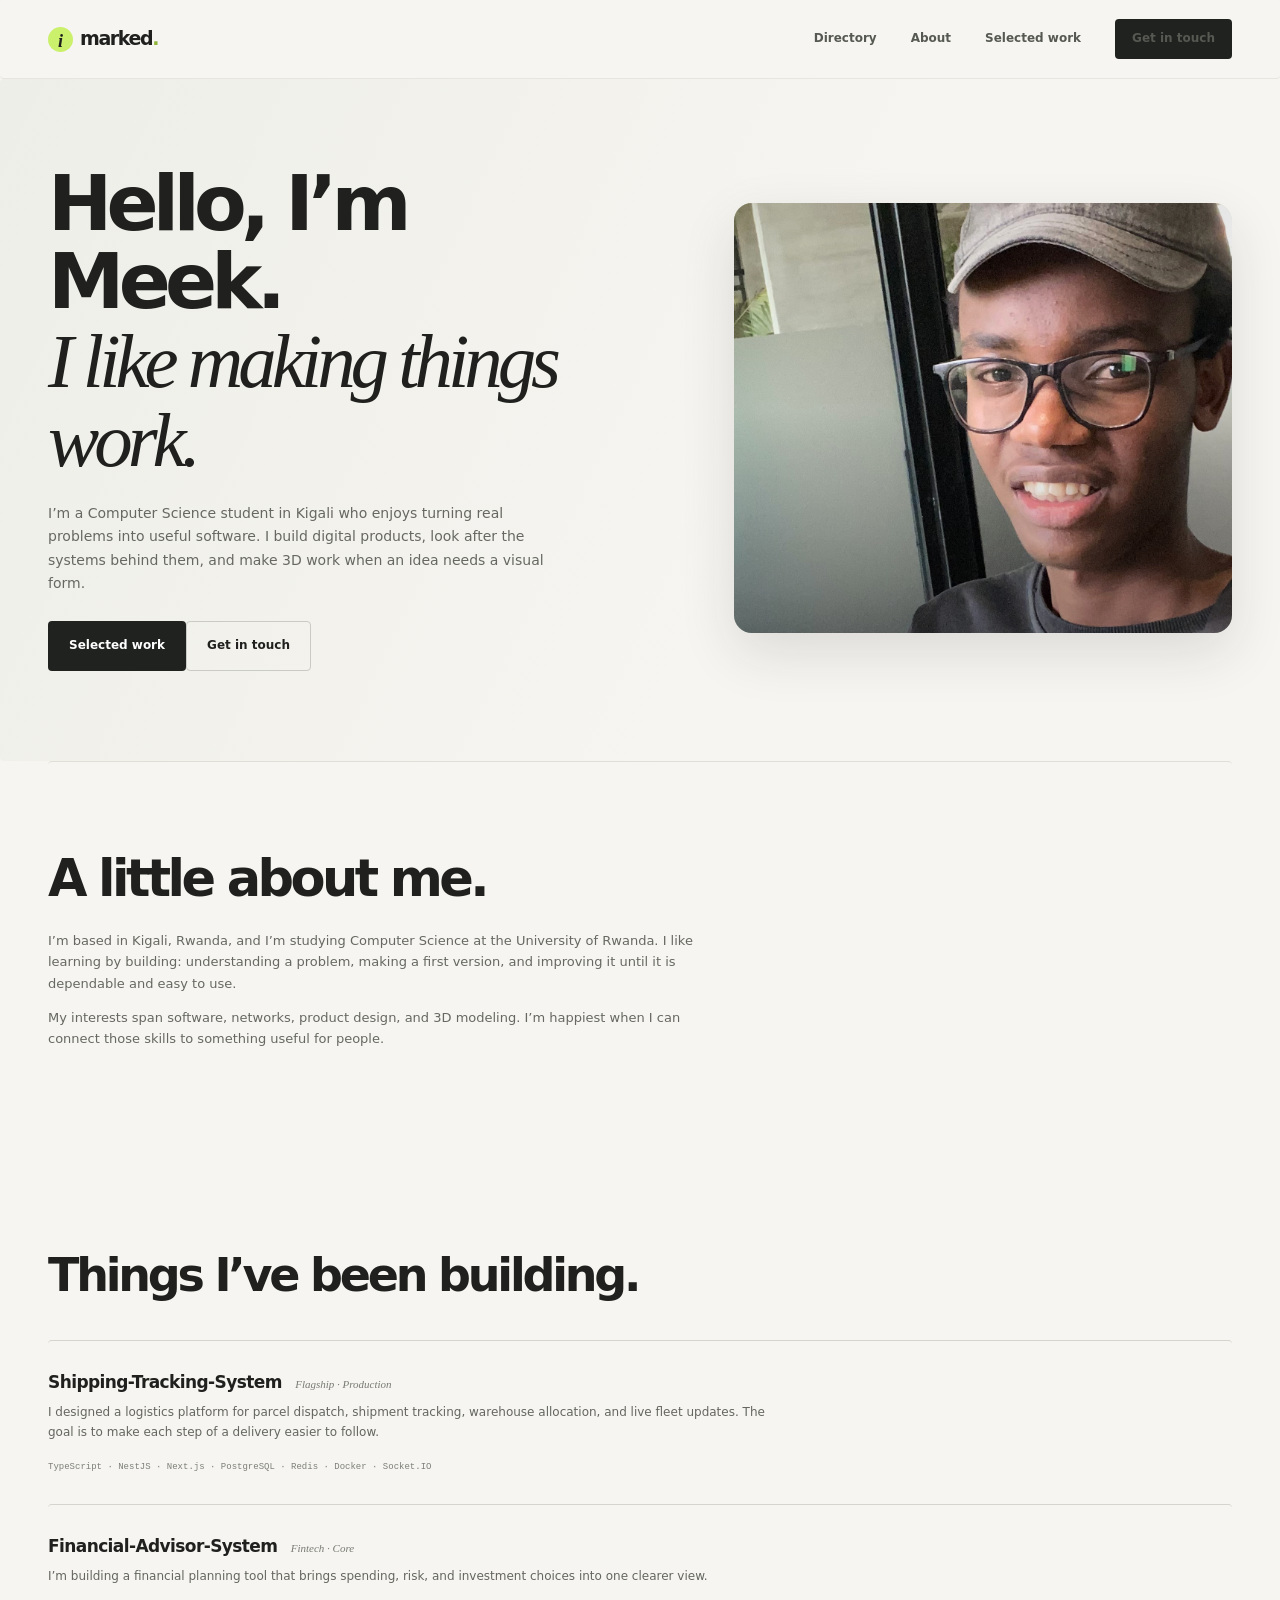
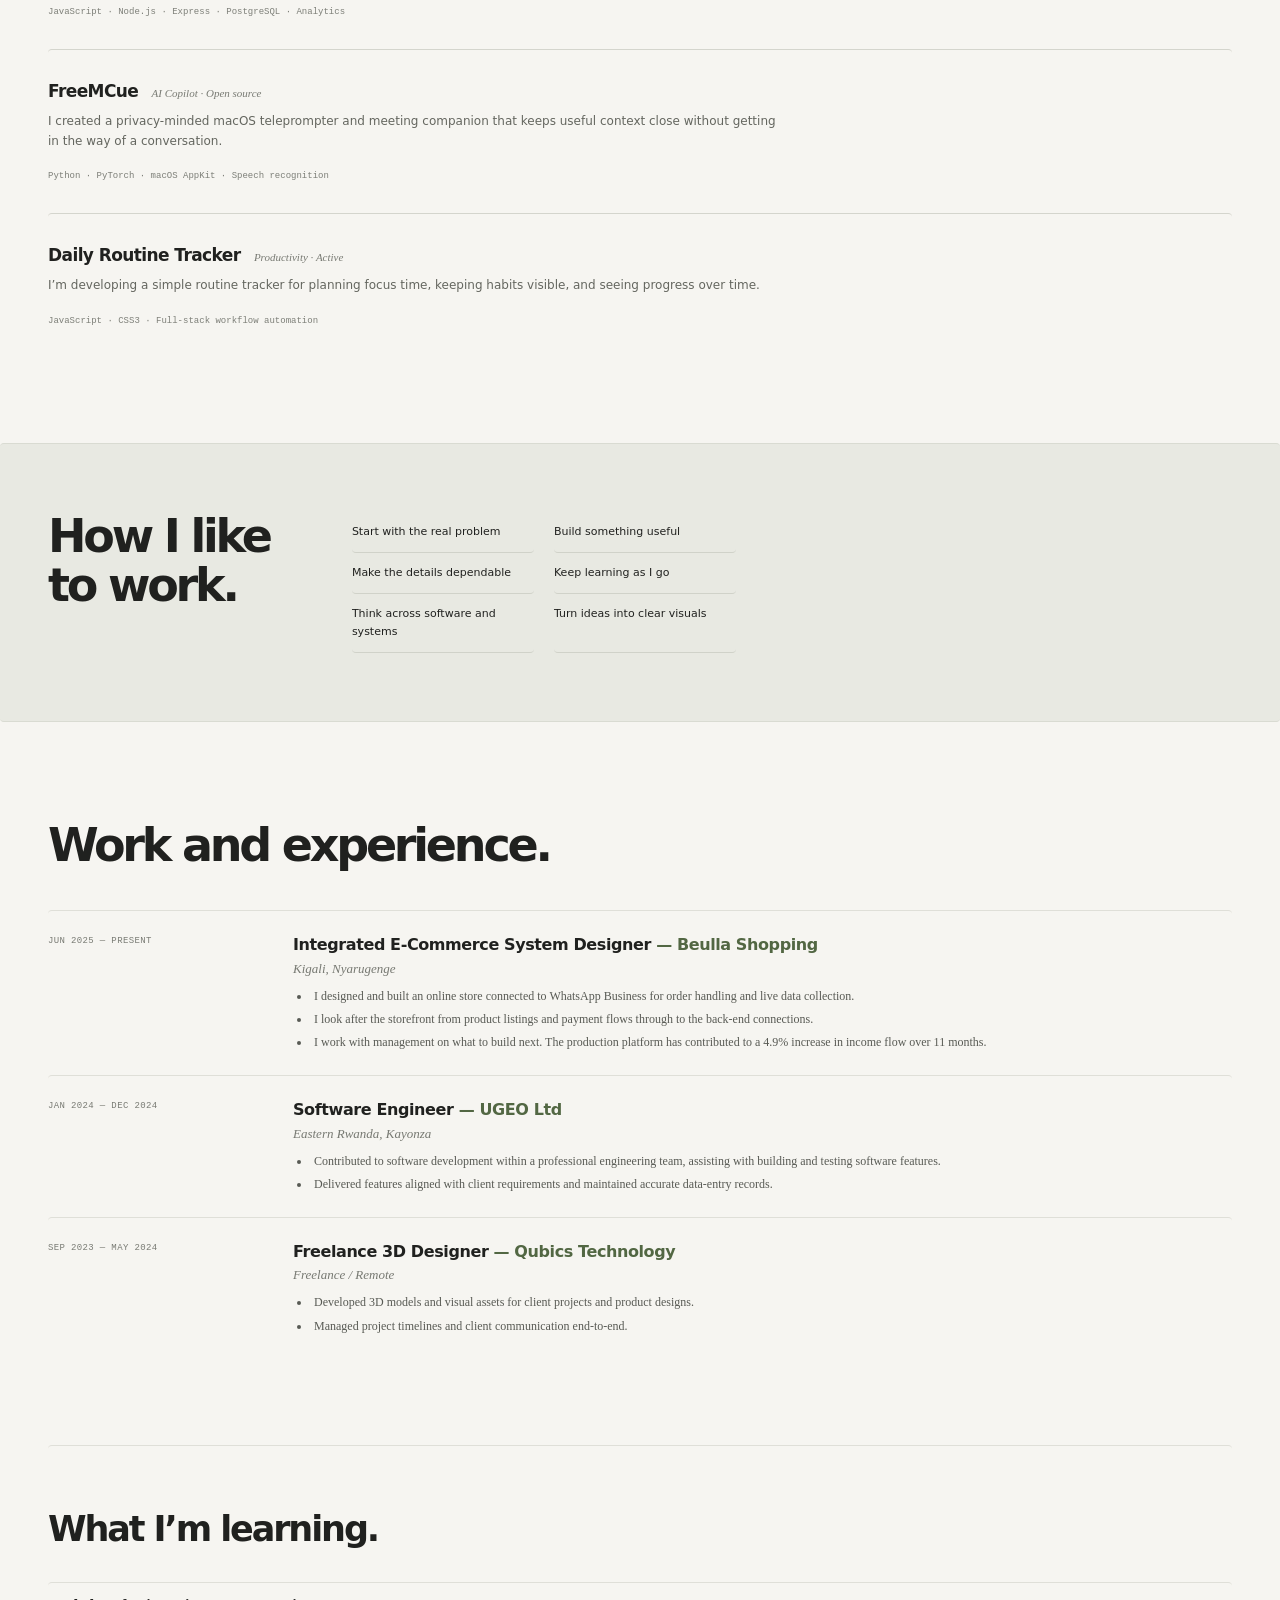
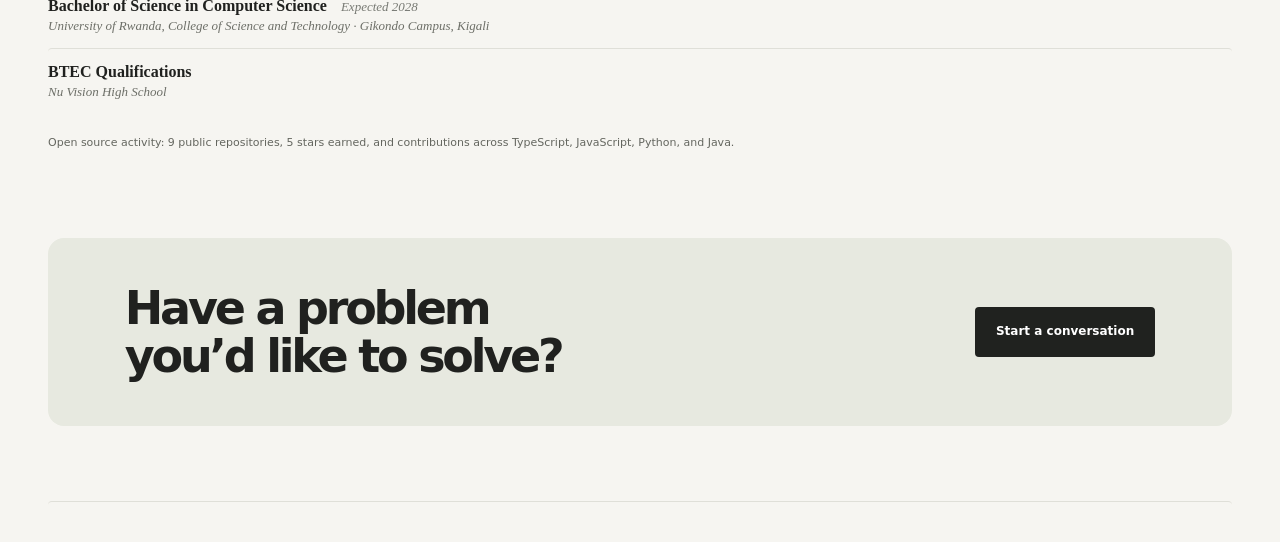
<file: portfolio-site/meek/meek.html>
<!doctype html><html lang="en"><head><meta charset="UTF-8"><meta name="viewport" content="width=device-width,initial-scale=1"><meta name="description" content="Meet Meek, a Computer Science student and builder creating practical software, dependable systems, and 3D work in Kigali."><title>Meek — Personal Portfolio</title><link rel="stylesheet" href="../shared/theme.css"><link rel="stylesheet" href="../shared/nav.css"><link rel="stylesheet" href="style.css"></head><body><header class="site-header"><nav class="nav container" aria-label="Main navigation"><a class="brand" href="../index.html"><span class="brand-mark">i</span>marked<span class="brand-dot">.</span></a><button class="menu-toggle" aria-label="Open navigation" aria-expanded="false" aria-controls="nav-links"><span></span><span></span></button><div class="nav-links" id="nav-links"><a href="../index.html#directory">Directory</a><a href="../about/index.html">About</a><a href="#work">Selected work</a><a class="button button-dark nav-cta" href="#contact">Get in touch </a></div></nav></header><main class="portfolio-page meek-page"><section class="portfolio-hero container"><div><h1>Hello, I’m Meek.<br><em>I like making things work.</em></h1><p class="portfolio-lede">I’m a Computer Science student in Kigali who enjoys turning real problems into useful software. I build digital products, look after the systems behind them, and make 3D work when an idea needs a visual form.</p><div class="hero-actions"><a class="button button-dark" href="#work">Selected work </a><a class="button button-light" href="#contact">Get in touch </a></div></div><div class="portfolio-art"><img class="portfolio-photo" src="../assets/icons/meek.jpeg" alt="Meek portrait"></div></section><section class="about-block container" id="about"><div><h2>A little about me.</h2><p>I’m based in Kigali, Rwanda, and I’m studying Computer Science at the University of Rwanda. I like learning by building: understanding a problem, making a first version, and improving it until it is dependable and easy to use.</p><p>My interests span software, networks, product design, and 3D modeling. I’m happiest when I can connect those skills to something useful for people.</p></div></section><section class="work-section container" id="work"><div class="portfolio-section-head"><div><h2>Things I’ve been building.</h2></div></div><article class="project-row"><div><h3>Shipping-Tracking-System <i>Flagship · Production</i></h3><p>I designed a logistics platform for parcel dispatch, shipment tracking, warehouse allocation, and live fleet updates. The goal is to make each step of a delivery easier to follow.</p><span class="tech">TypeScript · NestJS · Next.js · PostgreSQL · Redis · Docker · Socket.IO</span></div></article><article class="project-row"><div><h3>Financial-Advisor-System <i>Fintech · Core</i></h3><p>I’m building a financial planning tool that brings spending, risk, and investment choices into one clearer view.</p><span class="tech">JavaScript · Node.js · Express · PostgreSQL · Analytics</span></div></article><article class="project-row"><div><h3>FreeMCue <i>AI Copilot · Open source</i></h3><p>I created a privacy-minded macOS teleprompter and meeting companion that keeps useful context close without getting in the way of a conversation.</p><span class="tech">Python · PyTorch · macOS AppKit · Speech recognition</span></div></article><article class="project-row"><div><h3>Daily Routine Tracker <i>Productivity · Active</i></h3><p>I’m developing a simple routine tracker for planning focus time, keeping habits visible, and seeing progress over time.</p><span class="tech">JavaScript · CSS3 · Full-stack workflow automation</span></div></article></section><section class="skills-block"><div class="container skills-inner"><h2>How I like<br>to work.</h2><div class="skills-list"><span>Start with the real problem</span><span>Build something useful</span><span>Make the details dependable</span><span>Keep learning as I go</span><span>Think across software and systems</span><span>Turn ideas into clear visuals</span></div></div></section><section class="experience-section container" id="experience"><div class="portfolio-section-head"><div><h2>Work and experience.</h2></div></div><article class="experience-row"><div class="experience-date">JUN 2025 — PRESENT</div><div><h3>Integrated E-Commerce System Designer <span>— Beulla Shopping</span></h3><p class="experience-place">Kigali, Nyarugenge</p><ul><li>I designed and built an online store connected to WhatsApp Business for order handling and live data collection.</li><li>I look after the storefront from product listings and payment flows through to the back-end connections.</li><li>I work with management on what to build next. The production platform has contributed to a 4.9% increase in income flow over 11 months.</li></ul></div></article><article class="experience-row"><div class="experience-date">JAN 2024 — DEC 2024</div><div><h3>Software Engineer <span>— UGEO Ltd</span></h3><p class="experience-place">Eastern Rwanda, Kayonza</p><ul><li>Contributed to software development within a professional engineering team, assisting with building and testing software features.</li><li>Delivered features aligned with client requirements and maintained accurate data-entry records.</li></ul></div></article><article class="experience-row"><div class="experience-date">SEP 2023 — MAY 2024</div><div><h3>Freelance 3D Designer <span>— Qubics Technology</span></h3><p class="experience-place">Freelance / Remote</p><ul><li>Developed 3D models and visual assets for client projects and product designs.</li><li>Managed project timelines and client communication end-to-end.</li></ul></div></article></section><section class="education container"><h2>What I’m learning.</h2><div class="education-item"><h3>Bachelor of Science in Computer Science <i>Expected 2028</i></h3><p>University of Rwanda, College of Science and Technology · Gikondo Campus, Kigali</p></div><div class="education-item"><h3>BTEC Qualifications</h3><p>Nu Vision High School</p></div><p class="github-note">Open source activity: 9 public repositories, 5 stars earned, and contributions across TypeScript, JavaScript, Python, and Java.</p></section><section class="contact-band container" id="contact"><div><h2>Have a problem<br>you’d like to solve?</h2></div><a class="button button-dark" href="#contact">Start a conversation </a></section></main><footer class="profile-footer container"></footer><script src="script.js" defer></script></body></html>
</file>
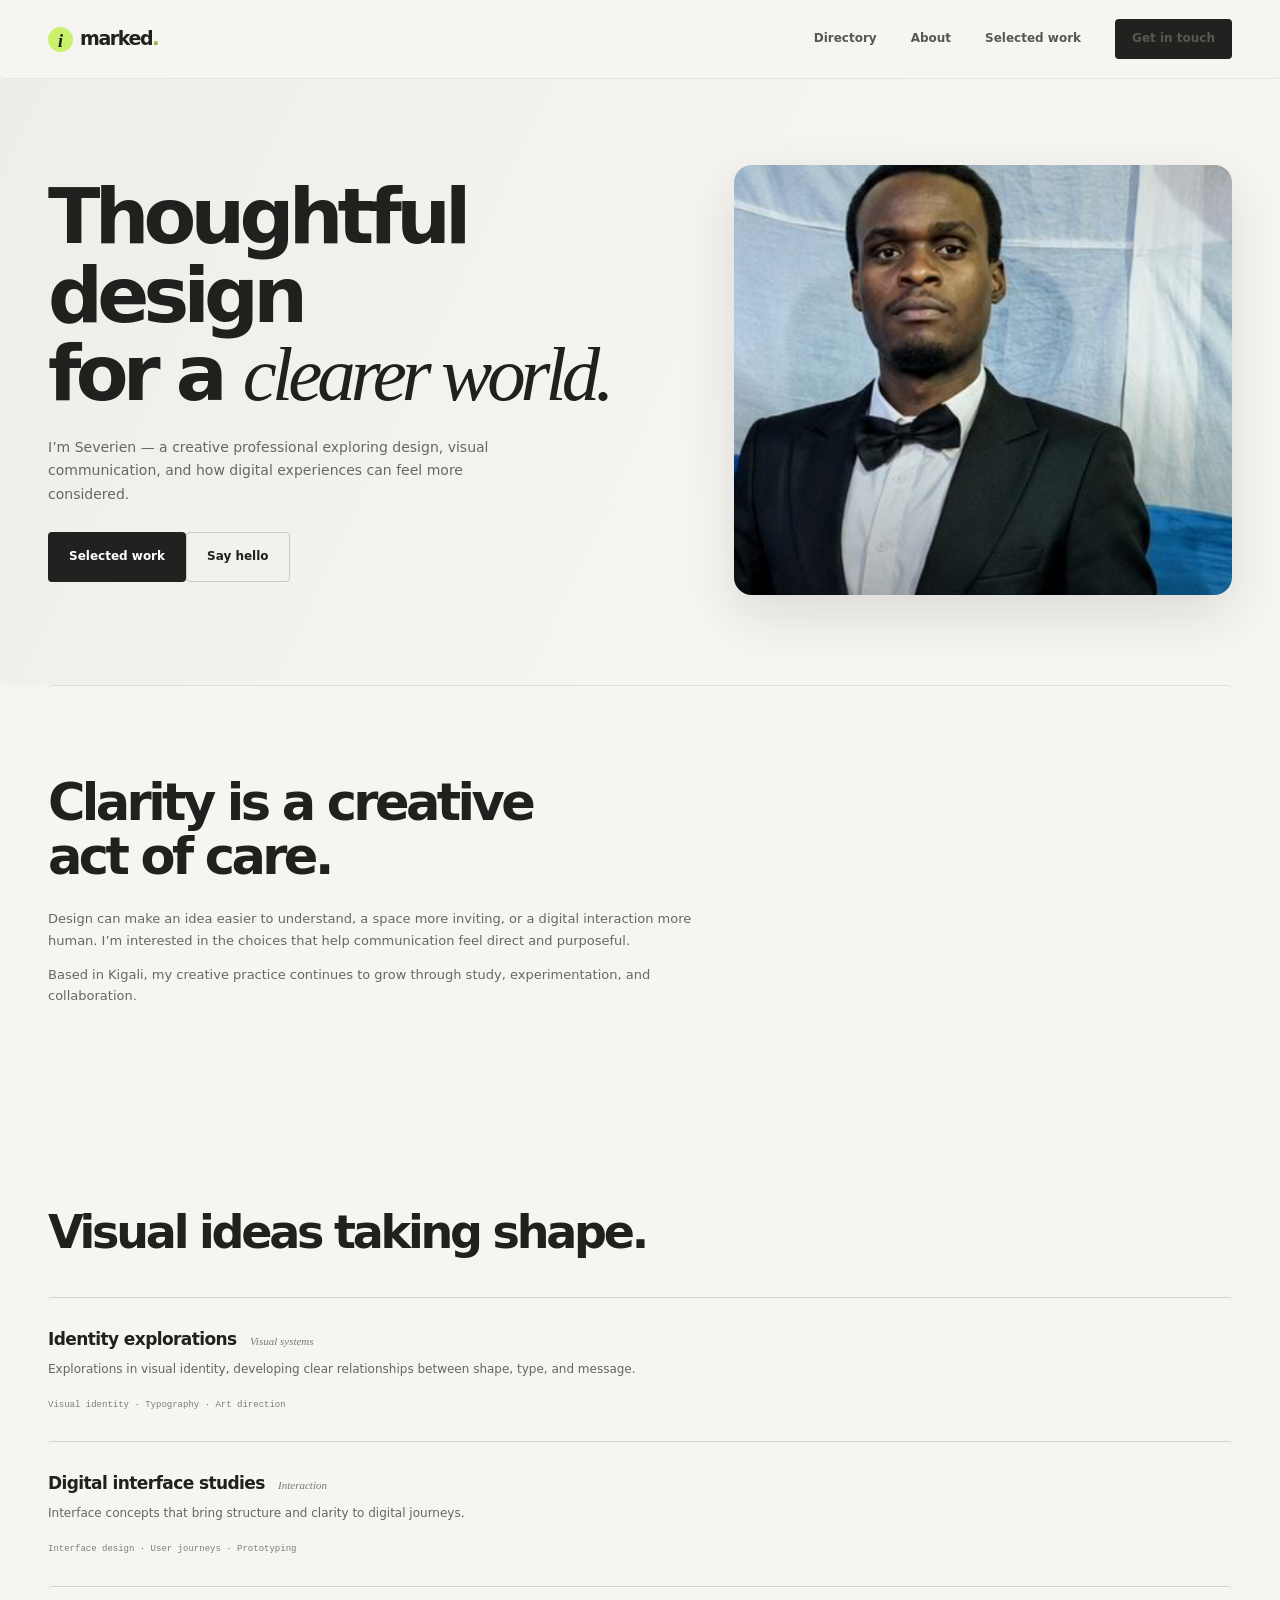
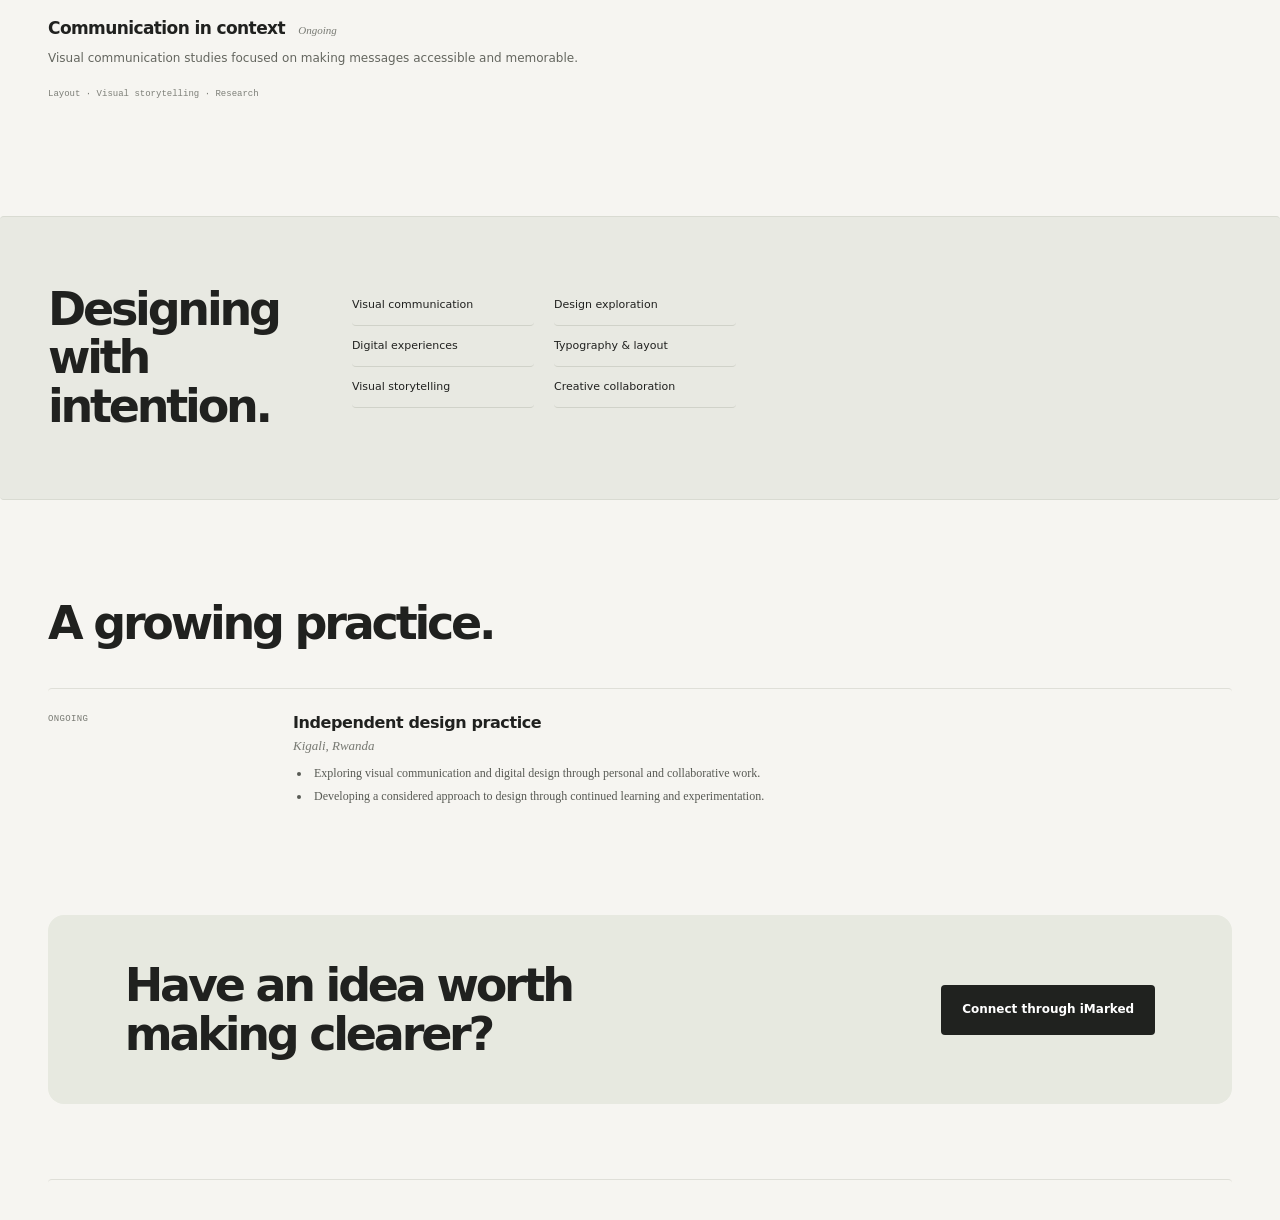
<file: portfolio-site/severien/severien.html>
<!doctype html><html lang="en"><head><meta charset="UTF-8"><meta name="viewport" content="width=device-width,initial-scale=1"><meta name="description" content="Severien — creative professional exploring design and visual communication."><title>Severien — Design & Visual Communication</title><link rel="stylesheet" href="../shared/theme.css"><link rel="stylesheet" href="../shared/nav.css"><link rel="stylesheet" href="style.css"></head><body><header class="site-header"><nav class="nav container" aria-label="Main navigation"><a class="brand" href="../index.html"><span class="brand-mark">i</span>marked<span class="brand-dot">.</span></a><button class="menu-toggle" aria-label="Open navigation" aria-expanded="false" aria-controls="nav-links"><span></span><span></span></button><div class="nav-links" id="nav-links"><a href="../index.html#directory">Directory</a><a href="../about/index.html">About</a><a href="#work">Selected work</a><a class="button button-dark nav-cta" href="#contact">Get in touch </a></div></nav></header><main class="portfolio-page severien-page"><section class="portfolio-hero container"><div><h1>Thoughtful design<br>for a <em>clearer world.</em></h1><p class="portfolio-lede">I’m Severien — a creative professional exploring design, visual communication, and how digital experiences can feel more considered.</p><div class="hero-actions"><a class="button button-dark" href="#work">Selected work </a><a class="button button-light" href="#contact">Say hello </a></div></div><div class="portfolio-art"><img class="portfolio-photo" src="../assets/icons/severien.png" alt="Severien portrait"></div></section><section class="about-block container" id="about"><div><h2>Clarity is a creative<br>act of care.</h2><p>Design can make an idea easier to understand, a space more inviting, or a digital interaction more human. I’m interested in the choices that help communication feel direct and purposeful.</p><p>Based in Kigali, my creative practice continues to grow through study, experimentation, and collaboration.</p></div></section><section class="work-section container" id="work"><div class="portfolio-section-head"><div><h2>Visual ideas taking shape.</h2></div></div><article class="project-row"><div><h3>Identity explorations <i>Visual systems</i></h3><p>Explorations in visual identity, developing clear relationships between shape, type, and message.</p><span class="tech">Visual identity · Typography · Art direction</span></div></article><article class="project-row"><div><h3>Digital interface studies <i>Interaction</i></h3><p>Interface concepts that bring structure and clarity to digital journeys.</p><span class="tech">Interface design · User journeys · Prototyping</span></div></article><article class="project-row"><div><h3>Communication in context <i>Ongoing</i></h3><p>Visual communication studies focused on making messages accessible and memorable.</p><span class="tech">Layout · Visual storytelling · Research</span></div></article></section><section class="skills-block"><div class="container skills-inner"><h2>Designing with<br>intention.</h2><div class="skills-list"><span>Visual communication</span><span>Design exploration</span><span>Digital experiences</span><span>Typography & layout</span><span>Visual storytelling</span><span>Creative collaboration</span></div></div></section><section class="experience-section container" id="experience"><div class="portfolio-section-head"><div><h2>A growing practice.</h2></div></div><article class="experience-row"><div class="experience-date">ONGOING</div><div><h3>Independent design practice</h3><p class="experience-place">Kigali, Rwanda</p><ul><li>Exploring visual communication and digital design through personal and collaborative work.</li><li>Developing a considered approach to design through continued learning and experimentation.</li></ul></div></article></section><section class="contact-band container" id="contact"><div><h2>Have an idea worth<br>making clearer?</h2></div><a class="button button-dark" href="../index.html#directory">Connect through iMarked </a></section></main><footer class="profile-footer container"></footer><script src="script.js" defer></script></body></html>
</file>
<file: portfolio-site/shared/theme.css>
@import url('./refinements.css');
:root{--paper:#f6f5f1;--white:#fff;--ink:#20211f;--muted:#777973;--line:#dfdfd8;--accent:#cbf06b;--dark:#20221f;--serif:Georgia,'Times New Roman',serif;--sans:Inter,ui-sans-serif,system-ui,-apple-system,'Segoe UI',sans-serif;--mono:ui-monospace,monospace;--container:1240px;--ease:220ms ease}
*{box-sizing:border-box}html{scroll-behavior:smooth;scroll-padding-top:90px}body{margin:0;background:var(--paper);color:var(--ink);font-family:var(--sans);font-size:15px;line-height:1.65;-webkit-font-smoothing:antialiased}a{color:inherit;text-decoration:none}button,input,select,textarea{font:inherit}button{color:inherit}button:focus-visible,a:focus-visible,input:focus-visible,select:focus-visible,textarea:focus-visible{outline:2px solid #526b2a;outline-offset:4px}::selection{background:var(--accent);color:var(--ink)}.container{width:min(var(--container),calc(100% - 96px));margin-inline:auto}.section{padding-block:124px}.eyebrow{font:500 10px/1.4 var(--mono);letter-spacing:.1em;color:#686b64;margin:0 0 22px}.button{display:inline-flex;align-items:center;justify-content:center;gap:28px;min-height:50px;padding:0 20px;border:1px solid transparent;border-radius:2px;font-size:12px;font-weight:700;transition:transform var(--ease),background var(--ease),color var(--ease);cursor:pointer}.button:hover{transform:translateY(-2px)}.button span{font-size:15px}.button-dark{background:var(--dark);color:white}.button-dark:hover{background:#3a3c36}.button-light{border-color:#cacbc4;background:transparent}.button-light:hover{background:#ecebe5}.button-cream{background:var(--paper);color:var(--ink)}.text-button{border:0;border-bottom:1px solid var(--ink);padding:0 0 7px;background:none;font-size:12px;font-weight:700;cursor:pointer}.text-button span{margin-left:20px}.site-header{position:sticky;z-index:20;top:0;background:rgba(246,245,241,.94);backdrop-filter:blur(14px);border-bottom:1px solid rgba(223,223,216,.7)}.brand{display:inline-flex;align-items:center;font-size:19px;font-weight:800;letter-spacing:-1.4px}.brand-mark{display:grid;place-items:center;width:25px;height:25px;margin-right:7px;background:var(--accent);border-radius:50%;font-family:var(--serif);font-size:18px;font-style:italic;letter-spacing:0}.brand-dot{color:#91b43a}.site-footer{background:var(--dark);color:white}.site-footer .brand{color:white}.site-footer .brand-mark{color:var(--ink)}.footer-label{display:block;margin-bottom:20px;color:#a4a69e;font:10px var(--mono);letter-spacing:.1em}.footer-main{display:grid;grid-template-columns:2fr 1fr 1fr 1.1fr;gap:40px;padding-block:66px 58px}.footer-brand p,.footer-muted{color:#a4a69e;font-size:12px}.footer-main>div:not(:first-child){display:flex;flex-direction:column;align-items:flex-start;gap:8px}.footer-main>div:not(:first-child) .footer-label{margin-bottom:12px}.footer-main a:not(.brand),.footer-link{font-size:12px}.footer-main a:not(.brand):hover,.footer-link:hover{color:var(--accent)}.footer-link{padding:0;border:0;background:none;color:white;cursor:pointer}.footer-bottom{display:flex;justify-content:space-between;gap:20px;padding-block:18px;border-top:1px solid #41433d;color:#a4a69e;font:10px var(--mono)}.footer-bottom a{color:white}
</file>
<file: portfolio-site/shared/nav.css>
.nav{height:78px;display:flex;align-items:center;justify-content:space-between}.nav-links{display:flex;align-items:center;gap:34px}.nav-links>a{font-size:12px;font-weight:600;color:#565852;transition:color var(--ease)}.nav-links>a:hover{color:var(--ink)}.nav-cta{min-height:40px;padding-inline:16px;gap:20px}.menu-toggle{display:none}
@media(max-width:760px){.nav{height:68px}.menu-toggle{display:flex;width:42px;height:42px;flex-direction:column;justify-content:center;gap:6px;align-items:center;border:1px solid var(--line);background:none;cursor:pointer}.menu-toggle span{width:17px;height:1px;background:var(--ink);transition:transform var(--ease)}.menu-toggle[aria-expanded=true] span:first-child{transform:translateY(3.5px) rotate(45deg)}.menu-toggle[aria-expanded=true] span:last-child{transform:translateY(-3.5px) rotate(-45deg)}.nav-links{display:none;position:absolute;top:67px;left:0;right:0;flex-direction:column;align-items:stretch;gap:0;padding:10px 24px 24px;background:var(--paper);border-bottom:1px solid var(--line)}.nav-links.is-open{display:flex}.nav-links>a{padding:15px 0;border-bottom:1px solid var(--line)}.nav-cta{margin-top:18px}}
</file>
<file: portfolio-site/index.css>
.hero{display:grid;grid-template-columns:1.02fr .98fr;gap:7%;align-items:center;padding-block:92px 88px;min-height:620px}.hero-copy{padding:10px 0}.hero h1{max-width:650px;margin:0;font-size:clamp(48px,6.2vw,82px);line-height:1.02;letter-spacing:-.075em;font-weight:600}.hero h1 em,.feature-copy h2 em,.final-cta h2 em{font-family:var(--serif);font-weight:400;letter-spacing:-.065em}.hero-lede{max-width:440px;margin:24px 0 27px;color:#62645e;font-size:15px}.hero-actions{display:flex;gap:10px}.hero-meta{display:flex;align-items:center;gap:12px;margin-top:50px;color:var(--muted);font-size:11px}.avatar-stack{display:flex;padding-left:4px}.avatar-stack b{display:grid;place-items:center;width:25px;height:25px;margin-left:-4px;border:2px solid var(--paper);border-radius:50%;background:#d9dfcb;font:10px var(--mono)}.avatar-stack b:nth-child(2){background:#e3d4c4}.avatar-stack b:nth-child(3){background:#cfd2ce}.hero-art{position:relative;padding:16px 18px 0;background:#e8e9e2;min-height:440px;overflow:hidden}.art-top,.art-caption{display:flex;justify-content:space-between;color:#676961;font:9px var(--mono);letter-spacing:.09em}.art-grid{height:355px;margin:19px 0 14px;display:grid;grid-template-columns:1.2fr .8fr;grid-template-rows:1fr .8fr;gap:9px}.art-panel{position:relative;overflow:hidden;padding:13px;background:#d7dcce}.art-panel-main{grid-row:span 2;background:#cdd6bc}.art-panel-side{background:#e0d9cb}.art-panel-bottom{background:#d5d9d5}.art-index{position:relative;z-index:1;font:8px var(--mono);color:#575d4e}.art-glyph{position:absolute;inset:32px 0 0;display:grid;place-items:center;font:italic 190px/.8 var(--serif);color:#536641}.art-glyph span{color:#9ab95b}.art-name{position:absolute;bottom:13px;left:15px;font-size:13px;font-weight:700;line-height:1.4}.art-name small{font-size:9px;font-weight:500;color:#66695f}.art-shape{position:absolute;right:10px;top:15px;font:italic 115px/.9 var(--serif);color:#ad8874;transform:rotate(-10deg)}.art-orbit{position:absolute;right:20px;top:4px;display:grid;place-items:center;width:92px;height:92px;border:1px solid #8d9388;border-radius:50%;font:italic 58px var(--serif);color:#676e62}.proof{display:flex;align-items:center;gap:0;min-height:88px;border-top:1px solid var(--line);border-bottom:1px solid var(--line)}.proof-label,.proof-note{font:9px var(--mono);letter-spacing:.08em;color:var(--muted)}.proof-label{width:23%}.proof>a{display:flex;align-items:center;gap:12px;width:22%;font-size:11px;font-weight:800;letter-spacing:.08em}.proof>a b{font:9px var(--mono);color:#999b94}.proof>a small{font-size:9px;font-weight:500;letter-spacing:0;color:var(--muted)}.proof-note{margin-left:auto;letter-spacing:0}.proof-note span{margin-left:12px;color:var(--ink)}.section-heading{display:flex;justify-content:space-between;align-items:flex-end;gap:30px;margin-bottom:38px}.section-heading .eyebrow{margin-bottom:15px}.section-heading h2,.faq-intro h2{margin:0;font-size:clamp(34px,4vw,54px);line-height:1.06;letter-spacing:-.07em;font-weight:600}.section-heading>p{max-width:350px;margin:0 0 4px;color:var(--muted);font-size:13px}.directory{padding-bottom:112px}.directory-tools{display:flex;justify-content:space-between;align-items:center;padding-block:17px;border-top:1px solid var(--line)}.search-box{display:flex;align-items:center;gap:11px;width:min(440px,65%);color:#81837d}.search-box>span{font-size:22px}.search-box input{width:100%;border:0;outline:none;background:transparent;color:var(--ink);font-size:12px}.search-box input::placeholder{color:#8a8c86}.search-box kbd{white-space:nowrap;padding:3px 6px;border:1px solid var(--line);border-radius:2px;font:9px var(--mono)}.sort-label{display:flex;align-items:center;gap:8px;color:var(--muted);font-size:11px}.sort-label select{padding:5px 22px 5px 4px;border:0;background:transparent;color:var(--ink);font-size:11px;cursor:pointer}.filters{display:flex;gap:7px;padding:10px 0 22px}.filter-chip{padding:8px 13px;border:1px solid var(--line);border-radius:30px;background:transparent;color:#64665f;font-size:10px;cursor:pointer;transition:all var(--ease)}.filter-chip:hover,.filter-chip.active{border-color:var(--dark);background:var(--dark);color:white}.filter-chip span{margin-left:7px;color:#b3b4ae}.profile-grid{display:grid;grid-template-columns:repeat(3,1fr);gap:16px}.profile-card{border:1px solid var(--line);background:#fbfaf7;transition:transform var(--ease),border-color var(--ease)}.profile-card:hover{transform:translateY(-4px);border-color:#aeb0a7}.profile-art{position:relative;height:215px;overflow:hidden;background:#e4e5de}.profile-card:nth-child(3n+2) .profile-art{background:#e9e2d8}.profile-card:nth-child(3n+3) .profile-art{background:#dfe3df}.profile-art .portrait-letter{position:absolute;right:17px;bottom:-35px;font:italic 205px/.9 var(--serif);color:#c3cbbb}.profile-card:nth-child(3n+2) .portrait-letter{color:#d4bdab}.profile-card:nth-child(3n+3) .portrait-letter{color:#c2cbc5}.profile-art .profile-index{position:absolute;top:14px;left:15px;font:9px var(--mono);letter-spacing:.08em;color:#60635c}.profile-art .profile-discipline{position:absolute;right:13px;top:13px;padding:5px 8px;border:1px solid rgba(32,33,31,.22);border-radius:20px;font:8px var(--mono);text-transform:uppercase}.profile-info{padding:19px 18px 17px}.profile-info h3{margin:0 0 3px;font-size:19px;letter-spacing:-.04em}.profile-title{min-height:38px;margin:0;color:#62645e;font-size:11px}.profile-location{display:block;margin-top:10px;color:#85877f;font:9px var(--mono)}.profile-bio{min-height:56px;margin:11px 0 17px;color:#686a64;font-size:11px;line-height:1.6}.card-bottom{display:flex;justify-content:space-between;align-items:center;padding-top:13px;border-top:1px solid var(--line)}.card-bottom a{font-size:10px;font-weight:700}.card-bottom span{font:9px var(--mono);color:#888a82}.local-note{margin:19px 0 0;color:#85877f;font-size:10px}.local-note span{margin-right:6px}.empty-state{text-align:center;padding:65px 10px;border:1px solid var(--line)}.empty-state>span{font-size:30px;color:#9b9d96}.empty-state h3{margin:5px 0;font-size:20px}.empty-state p{margin:0 0 15px;color:var(--muted);font-size:12px}.feature-band{background:#e6e8df}.feature-inner{display:grid;grid-template-columns:1fr 1fr;gap:11%;align-items:center;padding-block:80px}.feature-visual{height:390px;position:relative;overflow:hidden;background:#cdd6bc}.feature-vertical{position:absolute;z-index:1;top:18px;left:17px;writing-mode:vertical-rl;font:9px var(--mono);letter-spacing:.1em}.feature-monogram{position:absolute;left:50%;top:50%;transform:translate(-50%,-50%);font:italic 340px/.8 var(--serif);color:#596947;letter-spacing:-.1em}.feature-monogram span{color:#a4c55f}.feature-stamp{position:absolute;right:18px;bottom:18px;display:grid;place-content:center;width:54px;height:54px;border:1px solid #6f7b5e;border-radius:50%;text-align:center;font:9px/1.5 var(--mono)}.feature-copy h2{margin:0 0 20px;font-size:clamp(42px,5vw,64px);line-height:.99;letter-spacing:-.07em;font-weight:600}.feature-copy>p:not(.eyebrow){max-width:420px;color:#65675f;font-size:13px}.tag-row{display:flex;gap:7px;margin:23px 0 29px}.tag-row span{padding:6px 9px;border:1px solid #c5c8bb;border-radius:20px;font:8px var(--mono)}.strengths{padding-bottom:120px}.strength-grid{display:grid;grid-template-columns:repeat(4,1fr);border-top:1px solid var(--line)}.strength-grid article{padding:22px 22px 0 0}.strength-grid article>b{color:#777970;font:10px var(--mono)}.strength-grid h3{margin:30px 0 9px;font-size:16px;letter-spacing:-.03em}.strength-grid p{max-width:230px;margin:0;color:var(--muted);font-size:11px}.reviews{background:#eeede8}.reviews .section-heading{margin-bottom:32px}.review-grid{display:grid;grid-template-columns:repeat(3,1fr);gap:14px}.review-card{min-height:225px;padding:22px;background:#f8f7f3;border:1px solid #e4e3dc}.review-mark{height:28px;color:#a1b56e;font:40px/.9 var(--serif)}.review-card>p{min-height:73px;font:16px/1.45 var(--serif)}.review-person{display:flex;align-items:center;gap:9px;padding-top:13px;border-top:1px solid var(--line)}.review-person>b{display:grid;place-items:center;width:28px;height:28px;border-radius:50%;background:#e0e4d7;font:italic 15px var(--serif)}.review-person span{display:flex;flex-direction:column}.review-person strong{font-size:10px}.review-person small{color:var(--muted);font-size:9px}.editorial-note{margin:15px 0 0;text-align:right;color:var(--muted);font:9px var(--mono)}.faq-section{display:grid;grid-template-columns:.8fr 1.2fr;gap:10%;padding-block:120px}.faq-intro h2{font-size:48px}.faq-intro>p:last-child{margin-top:30px;color:var(--muted);font-size:11px}.faq-intro a{color:var(--ink);text-decoration:underline;text-underline-offset:3px}.faq-list details{border-bottom:1px solid var(--line)}.faq-list details:first-child{border-top:1px solid var(--line)}.faq-list summary{display:flex;justify-content:space-between;align-items:center;padding:18px 2px;list-style:none;font-size:13px;font-weight:600;cursor:pointer}.faq-list summary::-webkit-details-marker{display:none}.faq-list summary span{font-size:19px;font-weight:400;transition:transform var(--ease)}.faq-list details[open] summary span{transform:rotate(45deg)}.faq-list details p{max-width:580px;margin:-3px 0 20px;color:var(--muted);font-size:12px}.final-cta{position:relative;display:flex;justify-content:space-between;align-items:center;overflow:hidden;margin-bottom:94px;padding:66px 8%;background:#333630;color:white}.final-cta .eyebrow{color:#c8c9c3}.final-cta h2{position:relative;z-index:1;margin:0;font-size:clamp(38px,5vw,60px);line-height:1.02;letter-spacing:-.07em;font-weight:600}.final-cta>div:nth-child(2){position:relative;z-index:1;max-width:245px}.final-cta>div:nth-child(2)>p{margin:0 0 20px;color:#cbccc6;font-size:12px}.cta-orbit{position:absolute;right:28%;top:-123px;width:380px;height:380px;display:grid;place-items:center;border:1px solid #51544b;border-radius:50%;font:italic 190px var(--serif);color:#41443c}.modal-backdrop{position:fixed;z-index:50;inset:0;display:grid;place-items:center;overflow:auto;padding:22px;background:rgba(20,21,19,.58);backdrop-filter:blur(4px)}.modal-backdrop[hidden]{display:none}.profile-modal{position:relative;width:min(570px,100%);max-height:calc(100vh - 44px);overflow:auto;padding:38px;background:var(--paper)}.modal-close{position:absolute;right:20px;top:16px;width:36px;height:36px;border:1px solid var(--line);background:transparent;font-size:22px;cursor:pointer}.profile-modal .eyebrow{margin-bottom:10px}.profile-modal h2{margin:0;font-size:36px;letter-spacing:-.06em}.modal-description{margin:6px 0 24px;color:var(--muted);font-size:12px}.profile-modal form{display:grid;gap:15px}.profile-modal label{display:flex;flex-direction:column;gap:6px;font-size:10px;font-weight:700}.profile-modal input,.profile-modal select,.profile-modal textarea{width:100%;border:1px solid #d6d7cf;border-radius:0;padding:11px;background:#fbfaf7;font-size:12px}.profile-modal label small{min-height:12px;color:#a33427;font-size:10px;font-weight:500}.form-row{display:grid;grid-template-columns:1fr 1fr;gap:13px}.submit-button{margin-top:5px}.form-local{margin:-6px 0 0;color:var(--muted);font-size:10px}.toast{position:fixed;z-index:60;right:24px;bottom:24px;transform:translateY(15px);opacity:0;padding:13px 18px;background:var(--dark);color:white;font-size:12px;pointer-events:none;transition:all var(--ease)}.toast.show{transform:translateY(0);opacity:1}
@media(max-width:900px){.container{width:min(var(--container),calc(100% - 52px))}.hero{gap:5%;min-height:570px}.hero h1{font-size:clamp(48px,7vw,68px)}.hero-art{min-height:395px}.art-grid{height:310px}.proof-label{width:17%}.proof>a{width:24%}.proof-note{display:none}.profile-art{height:180px}.profile-info{padding:15px}.profile-info h3{font-size:17px}.feature-inner{gap:7%}.feature-visual{height:340px}.feature-monogram{font-size:290px}}
@media(max-width:650px){.container{width:calc(100% - 40px)}.section{padding-block:78px}.hero{display:flex;flex-direction:column;align-items:stretch;gap:38px;padding-block:55px 45px}.hero h1{font-size:clamp(46px,13vw,66px)}.hero-lede{font-size:13px}.hero-meta{margin-top:31px}.hero-art{min-height:360px}.art-grid{height:278px}.art-glyph{font-size:158px}.proof{min-height:70px;overflow:auto;gap:22px}.proof-label{flex:0 0 auto;width:auto;font-size:8px}.proof>a{flex:0 0 auto;width:auto;gap:7px;font-size:9px}.proof>a small{display:none}.proof>a b{font-size:8px}.section-heading{display:block;margin-bottom:26px}.section-heading h2{font-size:42px}.section-heading>p{margin-top:16px;font-size:12px}.directory{padding-bottom:75px}.directory-tools{align-items:flex-start;gap:8px}.search-box{width:68%;gap:8px}.search-box kbd{display:none}.search-box input{font-size:11px}.sort-label{font-size:10px}.sort-label select{max-width:98px;font-size:10px}.filters{overflow:auto;padding-bottom:18px}.filter-chip{flex:0 0 auto;padding:7px 11px}.profile-grid{grid-template-columns:1fr;gap:12px}.profile-art{height:220px}.profile-info{padding:17px}.profile-title,.profile-bio{min-height:0}.profile-bio{margin-bottom:15px}.feature-inner{grid-template-columns:1fr;gap:30px;padding-block:55px}.feature-visual{height:290px}.feature-monogram{font-size:260px}.feature-copy h2{font-size:49px}.strength-grid{grid-template-columns:1fr 1fr;row-gap:26px}.strength-grid article{padding-right:12px}.strength-grid h3{margin-top:19px}.reviews .section-heading{margin-bottom:22px}.review-grid{grid-template-columns:1fr}.review-card{min-height:0}.review-card>p{min-height:0;margin:10px 0 18px}.faq-section{grid-template-columns:1fr;gap:28px;padding-block:75px}.faq-intro h2{font-size:43px}.faq-intro>p:last-child{margin-top:14px}.faq-list summary{padding-block:16px;font-size:12px}.final-cta{display:block;margin-bottom:60px;padding:42px 25px}.final-cta h2{font-size:42px}.final-cta>div:nth-child(2){margin-top:24px}.cta-orbit{right:-125px;top:-66px;width:280px;height:280px;font-size:120px}.footer-main{grid-template-columns:1fr 1fr;gap:36px 22px;padding-block:46px}.footer-brand{grid-column:span 2}.footer-main>div:not(:first-child){gap:10px}.footer-bottom{flex-wrap:wrap;font-size:9px}.footer-bottom span:last-child{display:none}.profile-modal{padding:30px 22px}.profile-modal h2{font-size:31px}.form-row{grid-template-columns:1fr;gap:12px}}
@media(prefers-reduced-motion:reduce){*,*::before,*::after{scroll-behavior:auto!important;transition:none!important;animation:none!important}}
</file>
<file: portfolio-site/404/style.css>
.not-found{position:relative;display:flex;min-height:100vh;flex-direction:column;align-items:center;justify-content:center;padding:40px 20px;text-align:center}.not-found>.brand{position:absolute;top:35px;left:max(32px,calc((100vw - 1240px)/2))}.nf-art{display:flex;align-items:center;gap:8px;margin-bottom:10px;color:#dfe2d8;font:clamp(130px,25vw,260px)/.8 var(--serif);letter-spacing:-.1em}.nf-art i{display:grid;place-items:center;width:.72em;height:.72em;border:1px solid #b9c19f;border-radius:50%;font:italic .56em var(--serif);color:#a3b575}.not-found .eyebrow{margin:22px 0 12px}.not-found h1{margin:0;font-size:clamp(32px,5vw,48px);letter-spacing:-.07em}.not-found>p:not(.eyebrow){margin:10px 0 24px;color:var(--muted);font-size:13px}.nf-foot{position:absolute;bottom:28px;color:var(--muted);font:9px var(--mono);letter-spacing:.12em}
</file>
<file: portfolio-site/about/style.css>
.about-hero{display:grid;grid-template-columns:1.1fr .9fr;gap:8%;align-items:center;padding-block:92px 85px}.about-hero h1{max-width:720px;margin:0;font-size:clamp(50px,6.3vw,79px);line-height:1.01;letter-spacing:-.075em;font-weight:600}.about-hero h1 em,.about-intro h2 em,.philosophy-line em,.future-inner h2 em,.about-final h2 em{font-family:var(--serif);font-weight:400;letter-spacing:-.065em}.about-hero-copy>p:not(.eyebrow){max-width:560px;color:#62645e;font-size:13px}.about-hero-copy>.eyebrow{margin-bottom:18px}.about-hero-copy .hero-actions{margin-top:23px}.about-hero-art{position:relative;min-height:410px;overflow:hidden;background:#e5e7de}.about-hero-art:before,.about-hero-art:after{position:absolute;content:"";width:300px;height:300px;border:1px solid #c8cdbd;border-radius:50%;left:50%;top:50%;transform:translate(-50%,-50%)}.about-hero-art:after{width:205px;height:205px}.about-hero-art .art-index,.about-hero-art .art-caption{position:absolute;z-index:3;left:17px;color:#656960;font:9px var(--mono);letter-spacing:.08em}.about-hero-art .art-index{top:16px}.about-hero-art .art-caption{bottom:16px}.about-orbit{position:absolute;z-index:2;display:grid;place-items:center;width:86px;height:86px;border:1px solid #aab09f;border-radius:50%;background:var(--paper);font:italic 42px var(--serif)}.orbit-one{top:22%;left:18%;background:#d5ddc7}.orbit-two{right:16%;top:34%;background:#e8dacf}.orbit-three{bottom:18%;left:40%;background:#d5dcda}.about-intro{display:grid;grid-template-columns:.55fr 1.45fr;gap:10%;padding-block:88px;border-top:1px solid var(--line)}.about-side-label span{font:9px var(--mono);letter-spacing:.09em;color:var(--muted)}.about-intro h2{margin:0 0 23px;font-size:clamp(37px,4.3vw,54px);line-height:1.05;letter-spacing:-.07em;font-weight:600}.about-intro>div:last-child>p{max-width:700px;color:#656760;font-size:13px}.about-intro strong{color:var(--ink)}.idea-quote{padding:14px 0 0;border-top:1px solid var(--line)}.why-section{background:#e8e9e2}.why-inner{display:grid;grid-template-columns:1fr 1fr;gap:12%;padding-block:80px}.why-inner h2{max-width:500px;margin:0;font-size:clamp(37px,4.3vw,53px);line-height:1.05;letter-spacing:-.07em}.why-inner>div:last-child>p{max-width:530px;margin:0 0 16px;color:#5e6059;font-size:13px}.why-inner blockquote{margin:24px 0;padding:18px 0 18px 20px;border-left:2px solid #9eb85e;font:italic 26px/1.3 var(--serif)}.about-section-heading{display:flex;align-items:flex-end;justify-content:space-between;gap:30px;margin-bottom:35px}.about-section-heading .eyebrow{margin-bottom:14px}.about-section-heading h2{margin:0;font-size:clamp(36px,4.1vw,52px);line-height:1.04;letter-spacing:-.07em}.about-section-heading>p{max-width:300px;margin:0 0 3px;color:var(--muted);font-size:12px}.how-section,.discipline-section{padding-block:94px}.how-grid{display:grid;grid-template-columns:repeat(3,1fr);border-top:1px solid var(--line)}.how-grid article{padding:21px 26px 0 0}.how-grid article>span{font:10px var(--mono);color:#85877f}.how-grid h3{margin:29px 0 8px;font-size:20px;letter-spacing:-.04em}.how-grid p{max-width:275px;margin:0;color:var(--muted);font-size:12px}.audience-section{background:#eeede8}.audience-grid{display:grid;grid-template-columns:1fr 1fr;gap:10%;padding-block:84px}.audience-grid article{padding:0 2%}.audience-grid article+article{padding-left:10%;border-left:1px solid #dadad3}.audience-grid h2{max-width:480px;margin:0 0 17px;font-size:clamp(34px,4vw,47px);line-height:1.05;letter-spacing:-.07em}.audience-grid article>p:not(.eyebrow){max-width:460px;color:#666861;font-size:12px}.audience-grid ul,.local-section ul{padding-left:18px;color:#62645e;font-size:12px}.audience-grid li,.local-section li{padding:3px 0 3px 3px}.audience-grid article>p strong{color:var(--ink)}.audience-grid .text-button{display:inline-block;margin-top:10px}.discovery-list{margin-top:24px;border-top:1px solid var(--line)}.discovery-list div{display:flex;justify-content:space-between;gap:12px;padding:12px 0;border-bottom:1px solid var(--line);font-size:11px}.discovery-list b{font-weight:700}.discovery-list span{color:var(--muted)}.discipline-section{padding-block:95px}.discipline-grid{display:grid;grid-template-columns:repeat(4,1fr);border-top:1px solid var(--line)}.discipline-grid article{padding:18px 19px 0 0}.discipline-grid article>span{font:9px var(--mono);color:#888a82}.discipline-grid h3{margin:28px 0 8px;font-size:18px}.discipline-grid p{max-width:220px;margin:0;color:var(--muted);font-size:11px}.featured-about{padding-block:78px;background:#e8e9e2}.featured-about .about-section-heading{align-items:flex-end}.about-profile-grid{display:grid;grid-template-columns:repeat(3,1fr);gap:14px}.about-profile-grid>article{background:#f8f7f3;border:1px solid #ddded7}.about-profile-art{position:relative;display:grid;place-items:center;height:195px;overflow:hidden;background:#d4dbc9}.about-profile-art>span{position:absolute;top:13px;left:14px;font:8px var(--mono);letter-spacing:.08em;color:#5e6455}.about-profile-art>b{font:italic 175px/.8 var(--serif);color:#758365;transition:transform var(--ease)}.about-profile-art:hover>b{transform:translateY(-4px)}.amen-art{background:#e8d9c9}.amen-art>b{color:#a77f65}.severien-art{background:#d9dfdf}.severien-art>b{color:#728482}.about-profile-copy{padding:17px}.about-profile-copy h3{margin:0;font-size:19px}.about-profile-copy p{margin:8px 0;color:#676962;font-size:11px}.about-profile-copy .about-profile-title{margin:1px 0;color:#777972;font-size:10px}.about-profile-copy>a{display:inline-block;margin-top:10px;padding-bottom:5px;border-bottom:1px solid var(--ink);font-size:10px;font-weight:700}.about-profile-copy>a span{margin-left:8px}.local-section{display:grid;grid-template-columns:.8fr 1.2fr;align-items:center;gap:10%;padding-block:94px}.local-graphic{position:relative;display:grid;place-items:center;min-height:300px;overflow:hidden;background:#dce1d2}.local-graphic:after{position:absolute;content:"";width:220px;height:220px;border:1px solid #aeb8a0;border-radius:50%}.local-graphic>span{position:absolute;z-index:2;top:15px;left:15px;font:9px/1.5 var(--mono);letter-spacing:.08em}.local-graphic>b{z-index:1;color:#6c7d5a;font:italic 205px/.9 var(--serif)}.local-section h2{margin:0 0 16px;font-size:clamp(35px,4vw,48px);letter-spacing:-.07em}.local-section>div:last-child>p:not(.eyebrow){max-width:590px;color:#656760;font-size:12px}.local-section ul{margin-block:19px}.future-section{background:#333630;color:white}.future-inner{display:grid;grid-template-columns:.8fr 1.2fr;gap:10%;padding-block:78px}.future-inner .eyebrow{color:#c3c5bd}.future-inner h2{margin:0 0 16px;font-size:clamp(42px,5vw,61px);line-height:1;letter-spacing:-.07em}.future-inner>div:first-child>p:last-child{max-width:370px;color:#c3c5bd;font-size:12px}.future-list{display:grid;grid-template-columns:1fr 1fr;align-content:center}.future-list span{padding:13px 0;border-bottom:1px solid #50534b;color:#e0e1dc;font-size:11px}.philosophy-section{display:grid;grid-template-columns:.6fr 1.2fr 1fr;gap:6%;align-items:start;padding-block:90px}.philosophy-line{margin:0;font-size:clamp(38px,4.8vw,58px);line-height:1.04;font-weight:600;letter-spacing:-.07em}.philosophy-section>div:last-child p{margin:0 0 14px;color:#656760;font-size:12px}.philosophy-section strong{color:var(--ink)}.about-final{position:relative;display:flex;justify-content:space-between;align-items:center;gap:32px;overflow:hidden;margin-bottom:85px;padding:54px 7%;background:#333630;color:white}.about-final:after{position:absolute;content:"i";right:28%;top:-122px;color:#41443c;font:italic 310px/.9 var(--serif)}.about-final>div{position:relative;z-index:1}.about-final .eyebrow{color:#c5c7bf}.about-final h2{margin:0;font-size:clamp(37px,4.8vw,58px);line-height:1.02;letter-spacing:-.07em}.about-final>div:nth-child(2){max-width:340px}.about-final>div:nth-child(2)>p{color:#c5c7bf;font-size:12px}.about-final .hero-actions{flex-wrap:wrap}.about-final-outline{border-color:#74776e;color:white;background:transparent}.about-final-outline:hover{background:#484b43}.about-final .button{gap:12px;padding-inline:14px}.about-final .button-cream{color:var(--ink)}
@media(max-width:900px){.container{width:calc(100% - 56px)}.about-hero{gap:5%;padding-block:70px}.about-hero-art{min-height:360px}.about-intro{gap:6%}.audience-grid{gap:5%}.audience-grid article+article{padding-left:7%}.about-profile-art{height:165px}.philosophy-section{grid-template-columns:.6fr 1.1fr 1fr;gap:4%}}
@media(max-width:650px){.container{width:calc(100% - 40px)}.about-hero{grid-template-columns:1fr;gap:34px;padding-block:54px 52px}.about-hero h1{font-size:clamp(47px,12.5vw,66px)}.about-hero-copy>p:not(.eyebrow){font-size:12px}.about-hero-art{min-height:290px}.about-hero-art:before{width:250px;height:250px}.about-hero-art:after{width:170px;height:170px}.about-orbit{width:68px;height:68px;font-size:32px}.orbit-one{left:15%}.orbit-two{right:13%}.about-intro{grid-template-columns:1fr;gap:15px;padding-block:59px}.about-side-label{display:flex;justify-content:space-between}.about-intro h2{font-size:40px}.why-inner{grid-template-columns:1fr;gap:24px;padding-block:58px}.why-inner h2{font-size:40px}.why-inner blockquote{font-size:23px}.how-section,.discipline-section{padding-block:65px}.about-section-heading{display:block;margin-bottom:26px}.about-section-heading h2{font-size:40px}.about-section-heading>p{margin-top:13px}.how-grid{grid-template-columns:1fr}.how-grid article{padding:17px 0;border-bottom:1px solid var(--line)}.how-grid h3{margin:12px 0 5px}.how-grid p{max-width:none}.audience-grid{grid-template-columns:1fr;gap:44px;padding-block:60px}.audience-grid article{padding:0}.audience-grid article+article{padding:38px 0 0;border-top:1px solid #d4d5cd;border-left:0}.audience-grid h2{font-size:38px}.discipline-grid{grid-template-columns:1fr 1fr;row-gap:22px}.discipline-grid article{padding-right:14px}.discipline-grid h3{margin-top:17px}.featured-about{padding-block:58px}.featured-about .about-section-heading{display:flex;align-items:flex-start;flex-direction:column;gap:18px}.about-profile-grid{grid-template-columns:1fr;gap:12px}.about-profile-art{height:210px}.local-section{grid-template-columns:1fr;gap:28px;padding-block:63px}.local-graphic{min-height:225px}.local-graphic>b{font-size:165px}.local-graphic:after{width:185px;height:185px}.local-section h2{font-size:39px}.future-inner{grid-template-columns:1fr;gap:26px;padding-block:59px}.future-inner h2{font-size:48px}.future-list{grid-template-columns:1fr 1fr;gap:0 14px}.future-list span{font-size:10px}.philosophy-section{grid-template-columns:1fr;gap:16px;padding-block:62px}.philosophy-line{font-size:47px}.about-final{display:block;margin-bottom:58px;padding:38px 24px}.about-final h2{font-size:42px}.about-final>div:nth-child(2){margin-top:21px}.about-final:after{right:-5%;top:-57px;font-size:230px}.about-final .hero-actions{gap:8px}.about-final .button{min-height:45px;font-size:10px}.footer-main{grid-template-columns:1fr 1fr}}
@media(prefers-reduced-motion:reduce){*,*::before,*::after{scroll-behavior:auto!important;transition:none!important;animation:none!important}}
</file>
<file: portfolio-site/amen/style.css>
@import url('../shared/portfolio.css');
</file>
<file: portfolio-site/meek/style.css>
@import url('../shared/portfolio.css');
</file>
<file: portfolio-site/severien/style.css>
@import url('../shared/portfolio.css');
</file>
